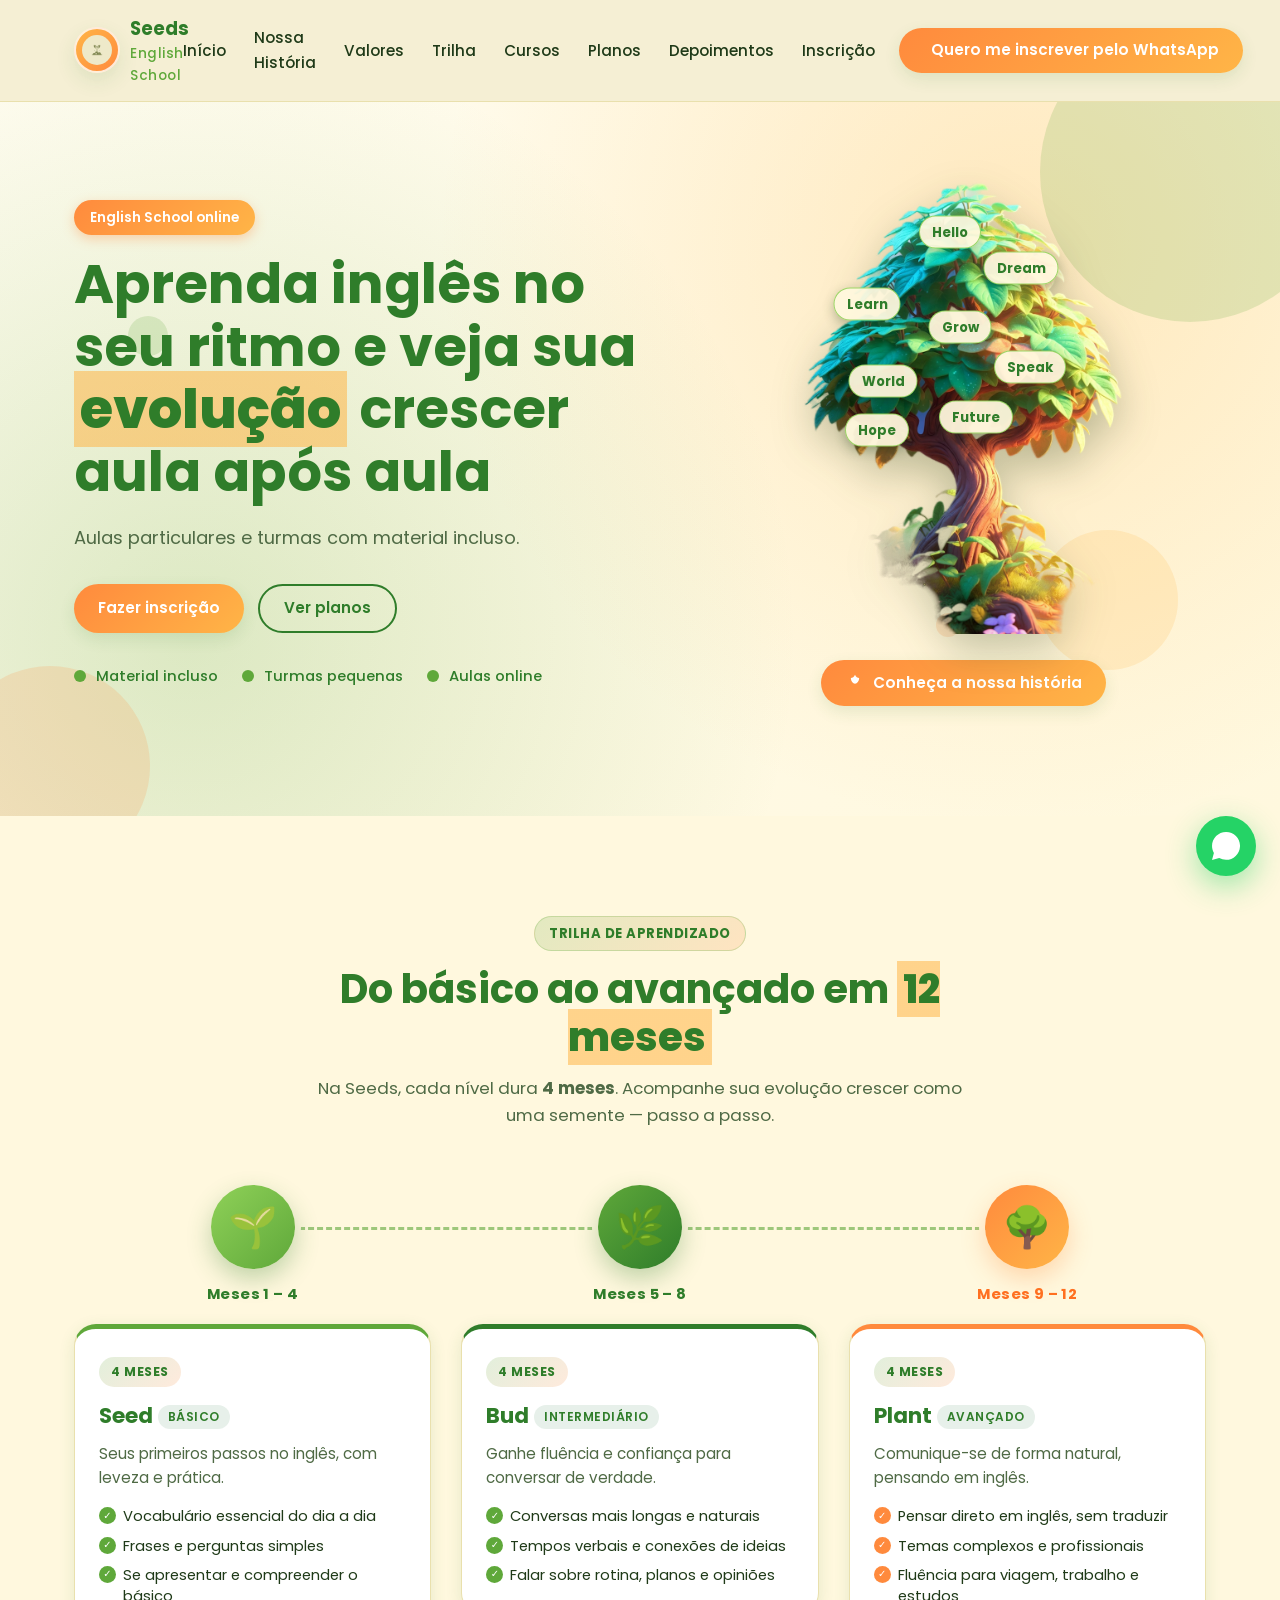
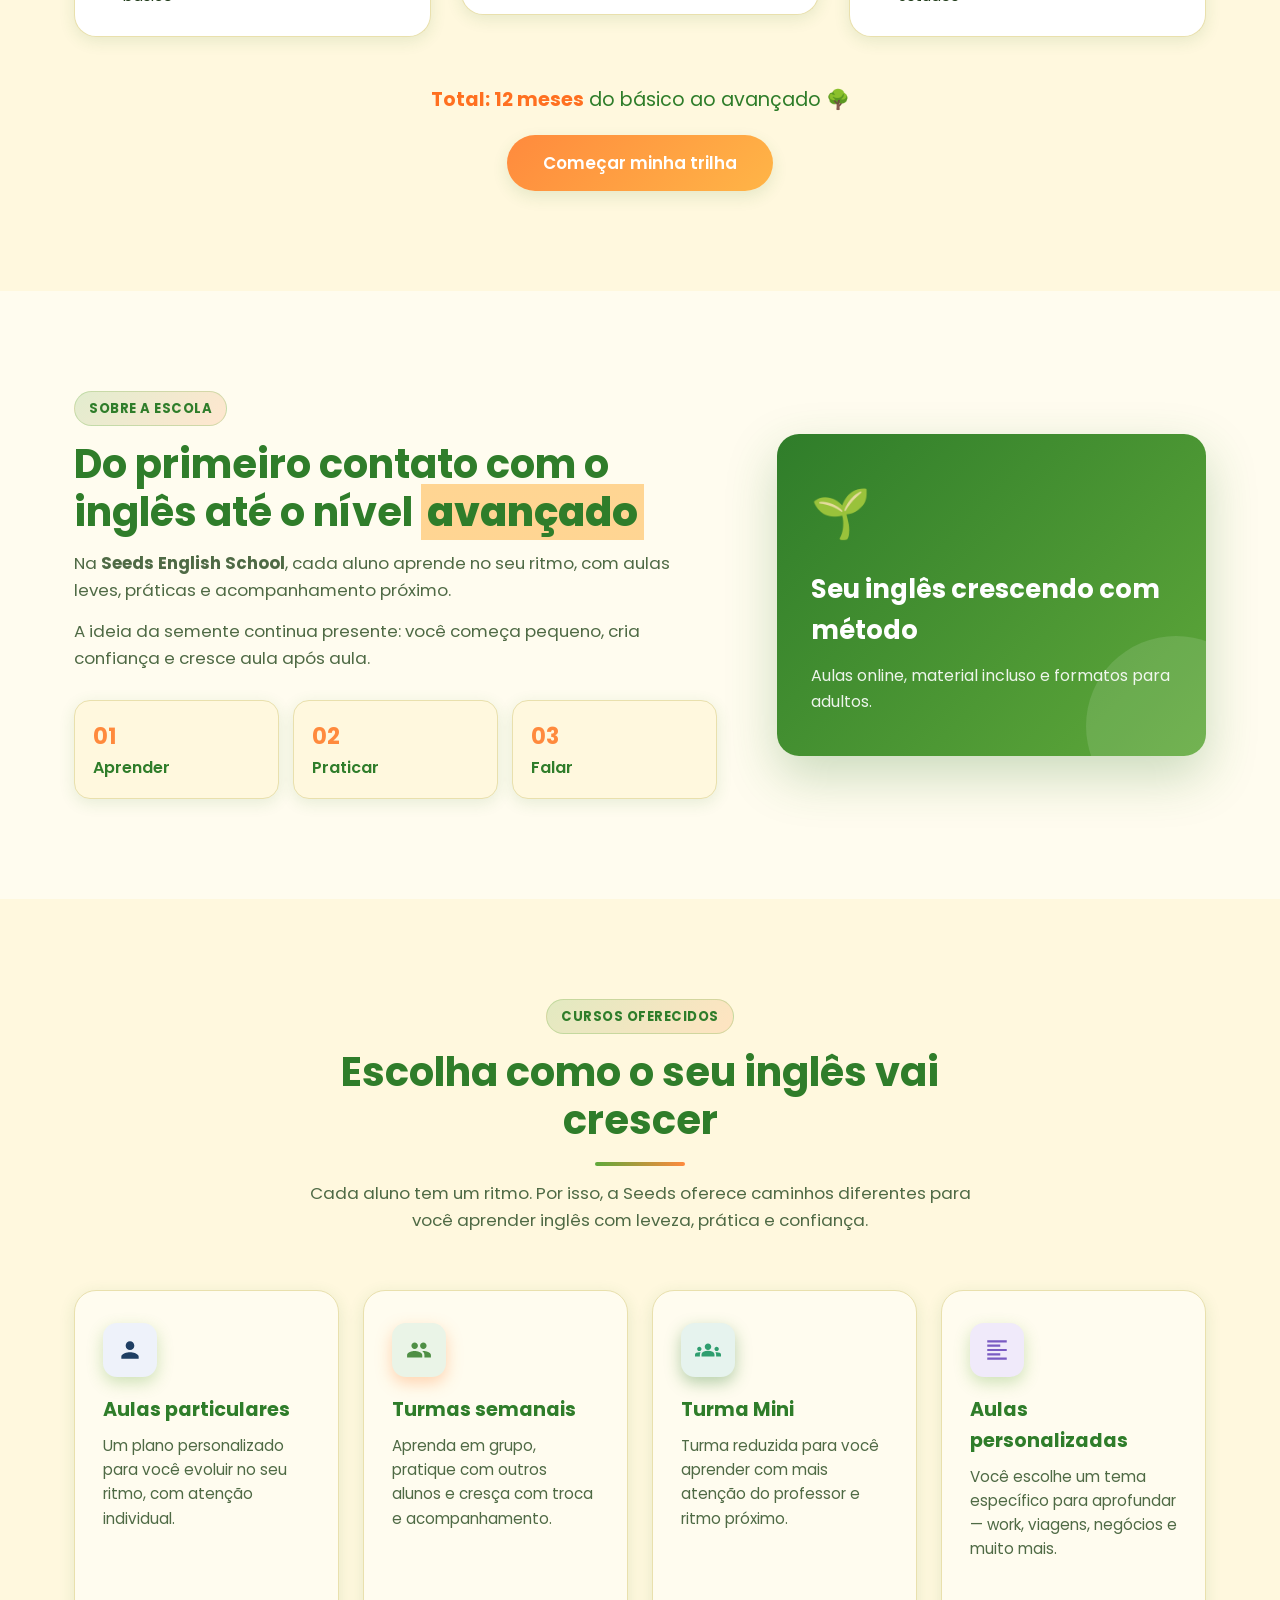
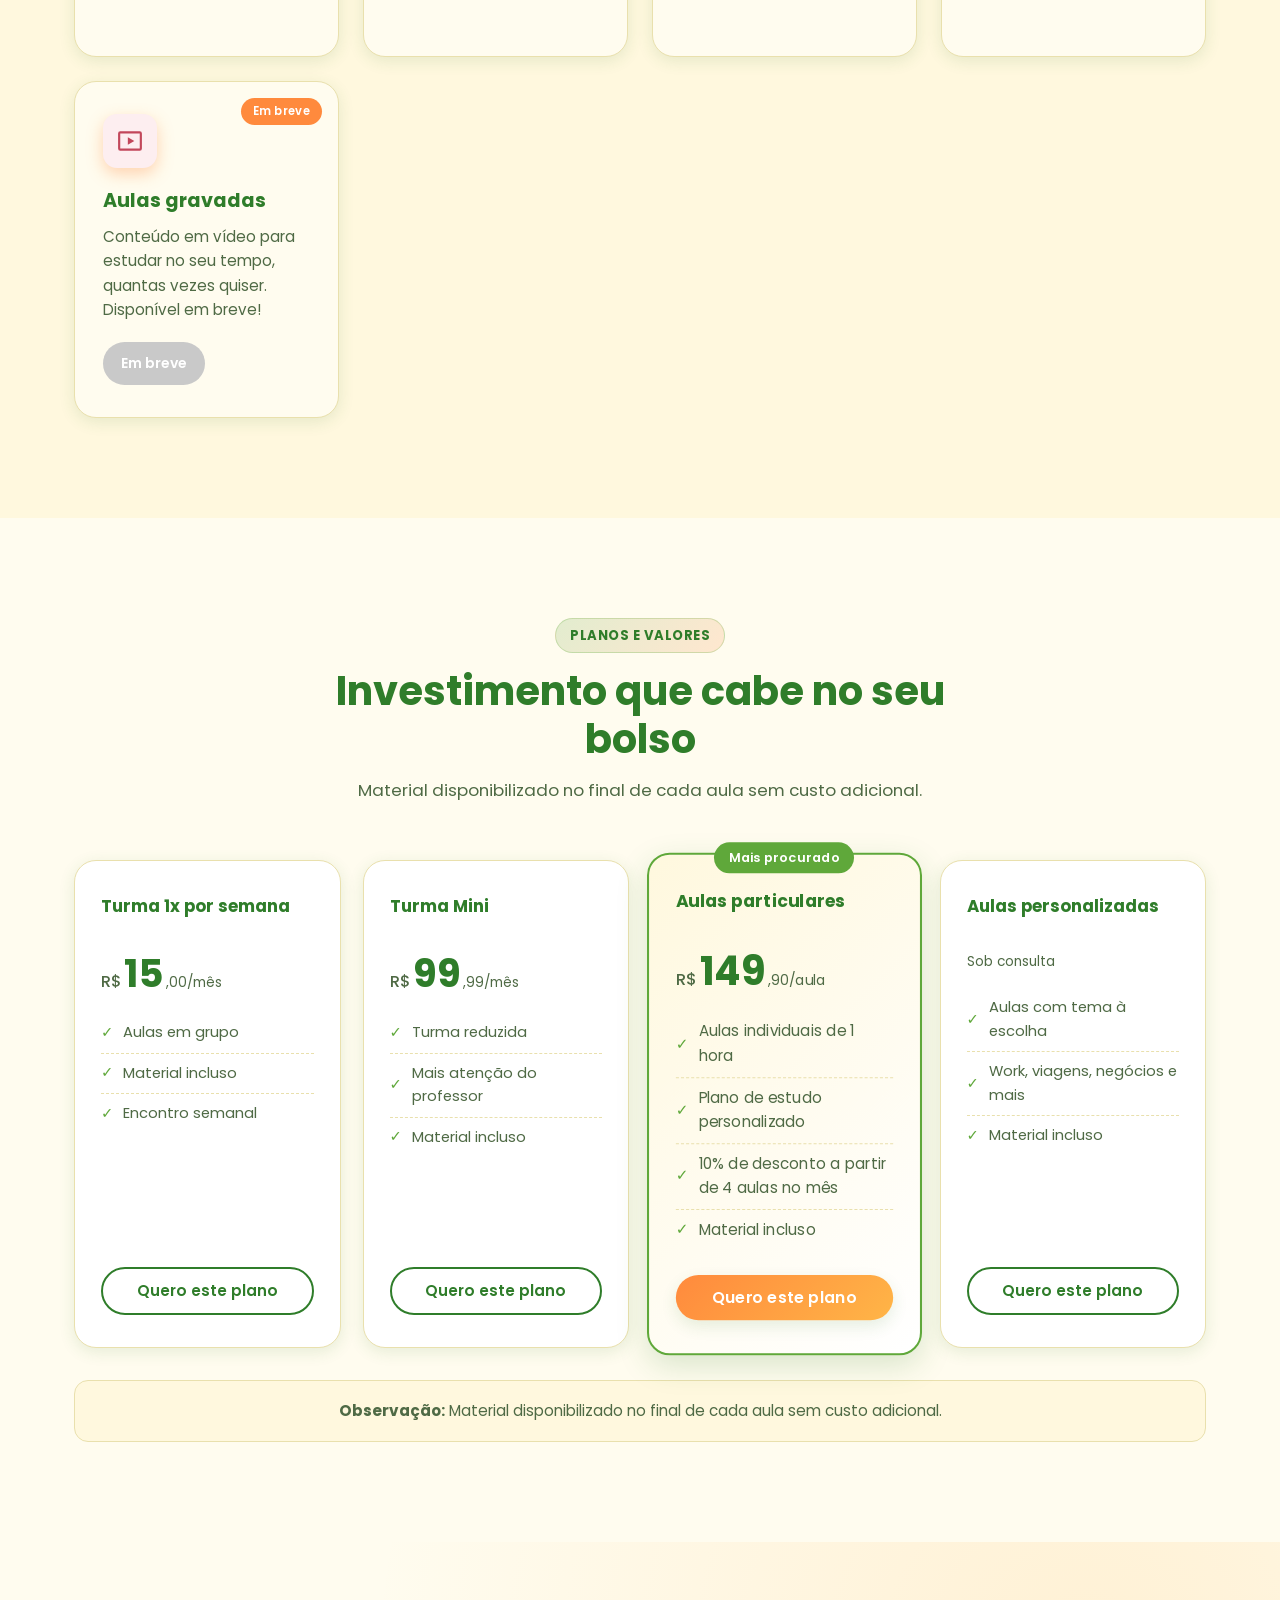
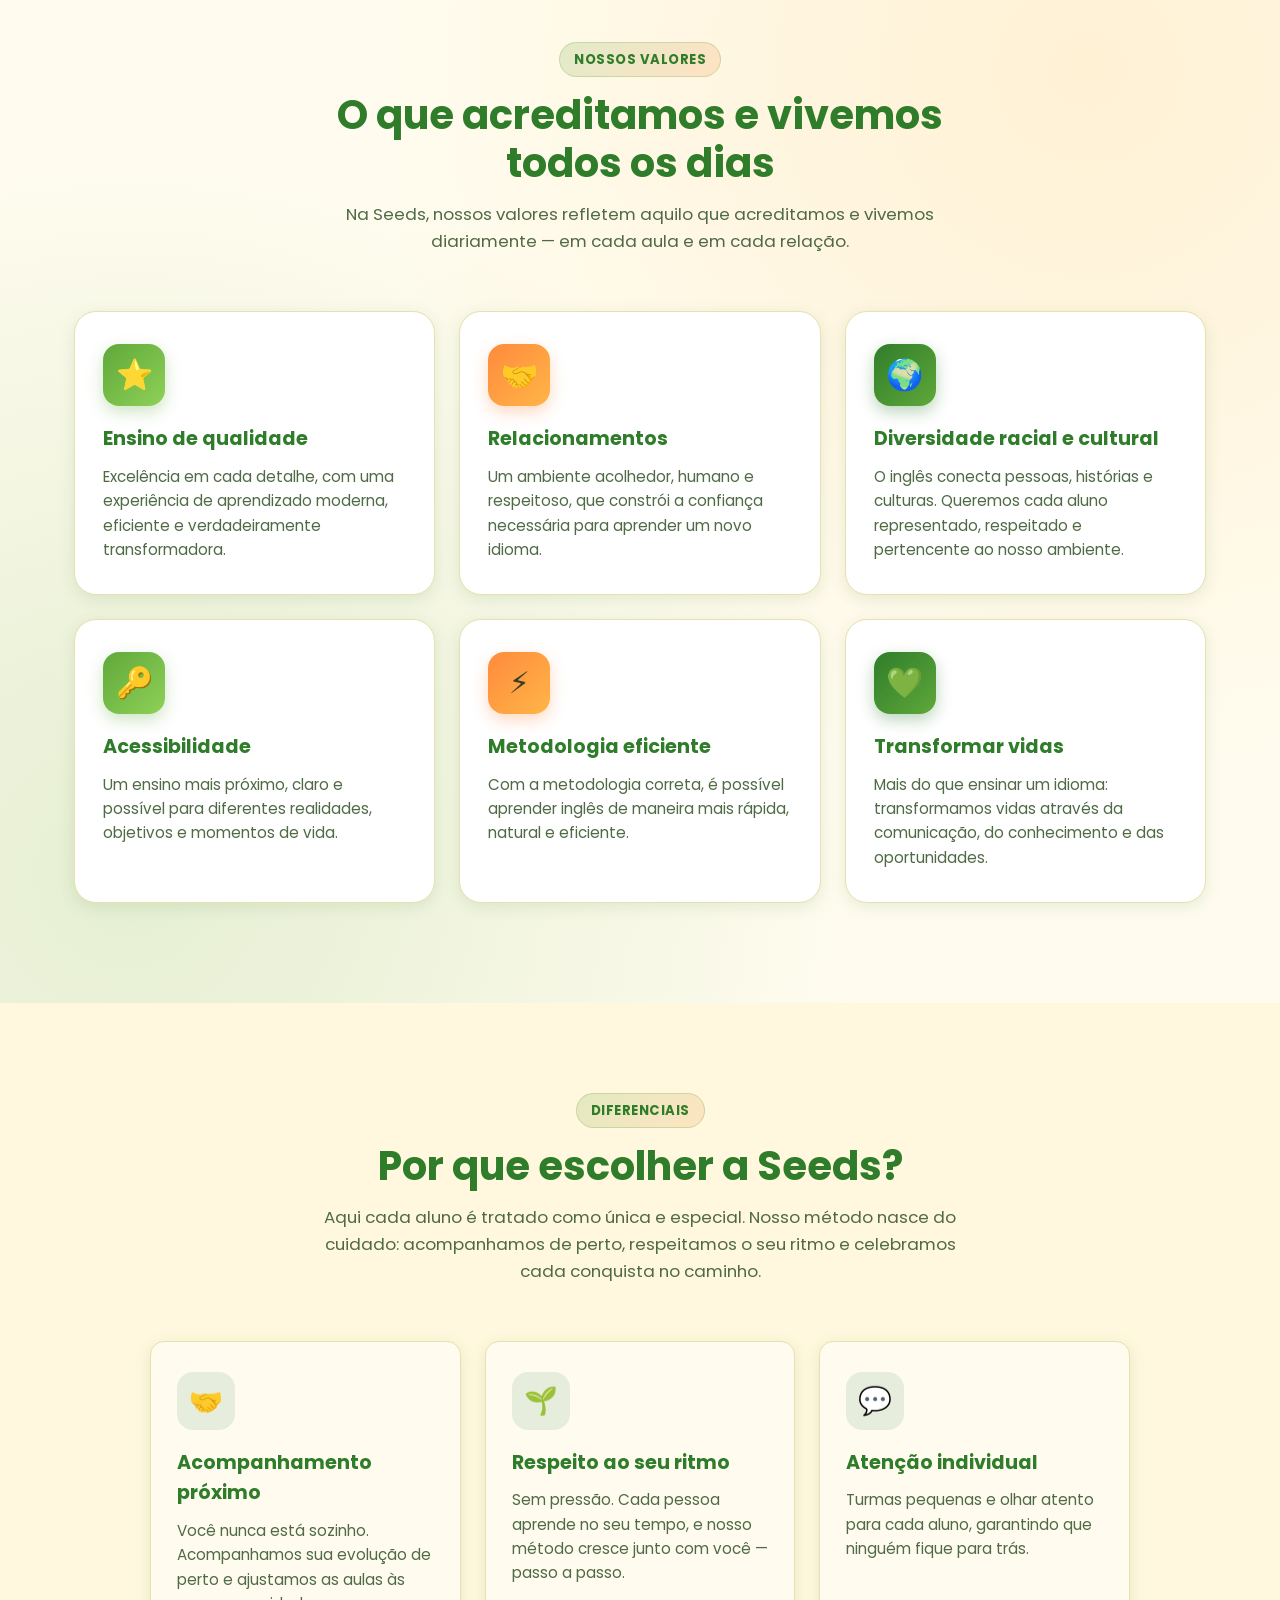
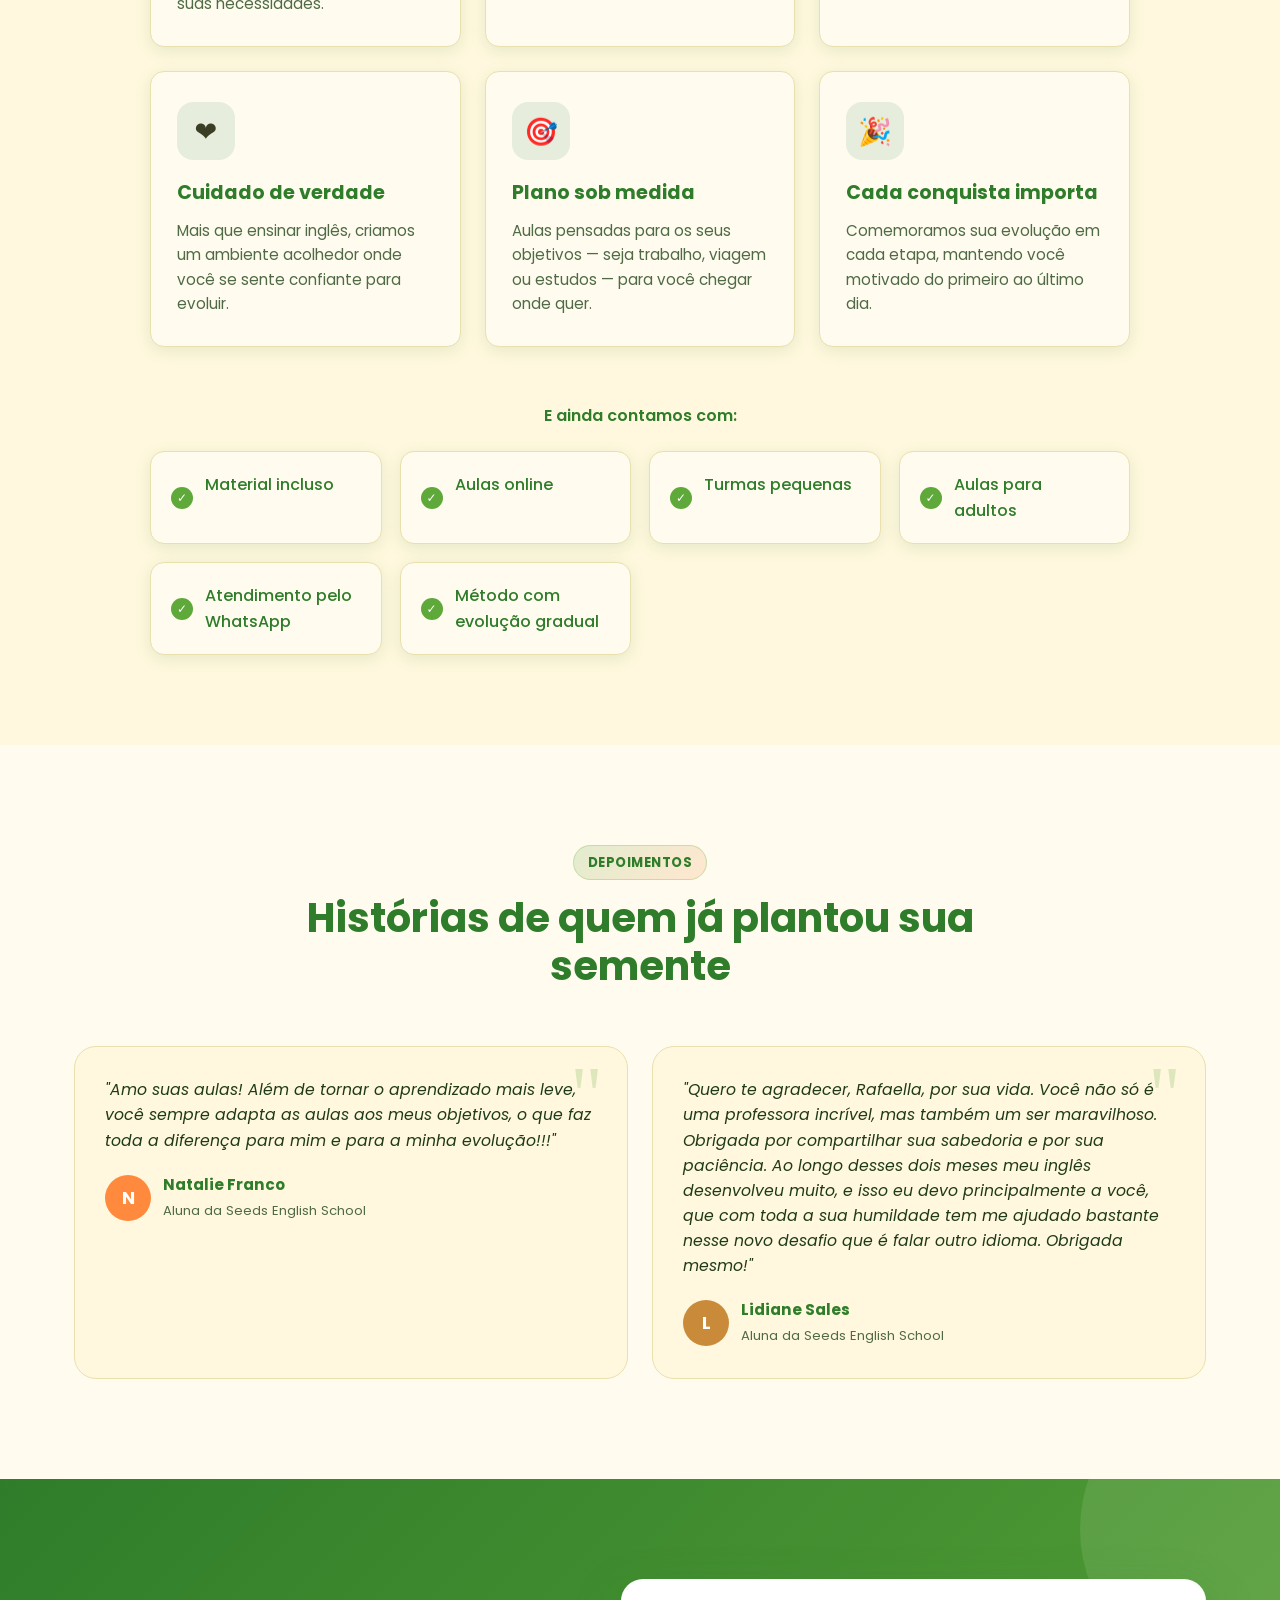
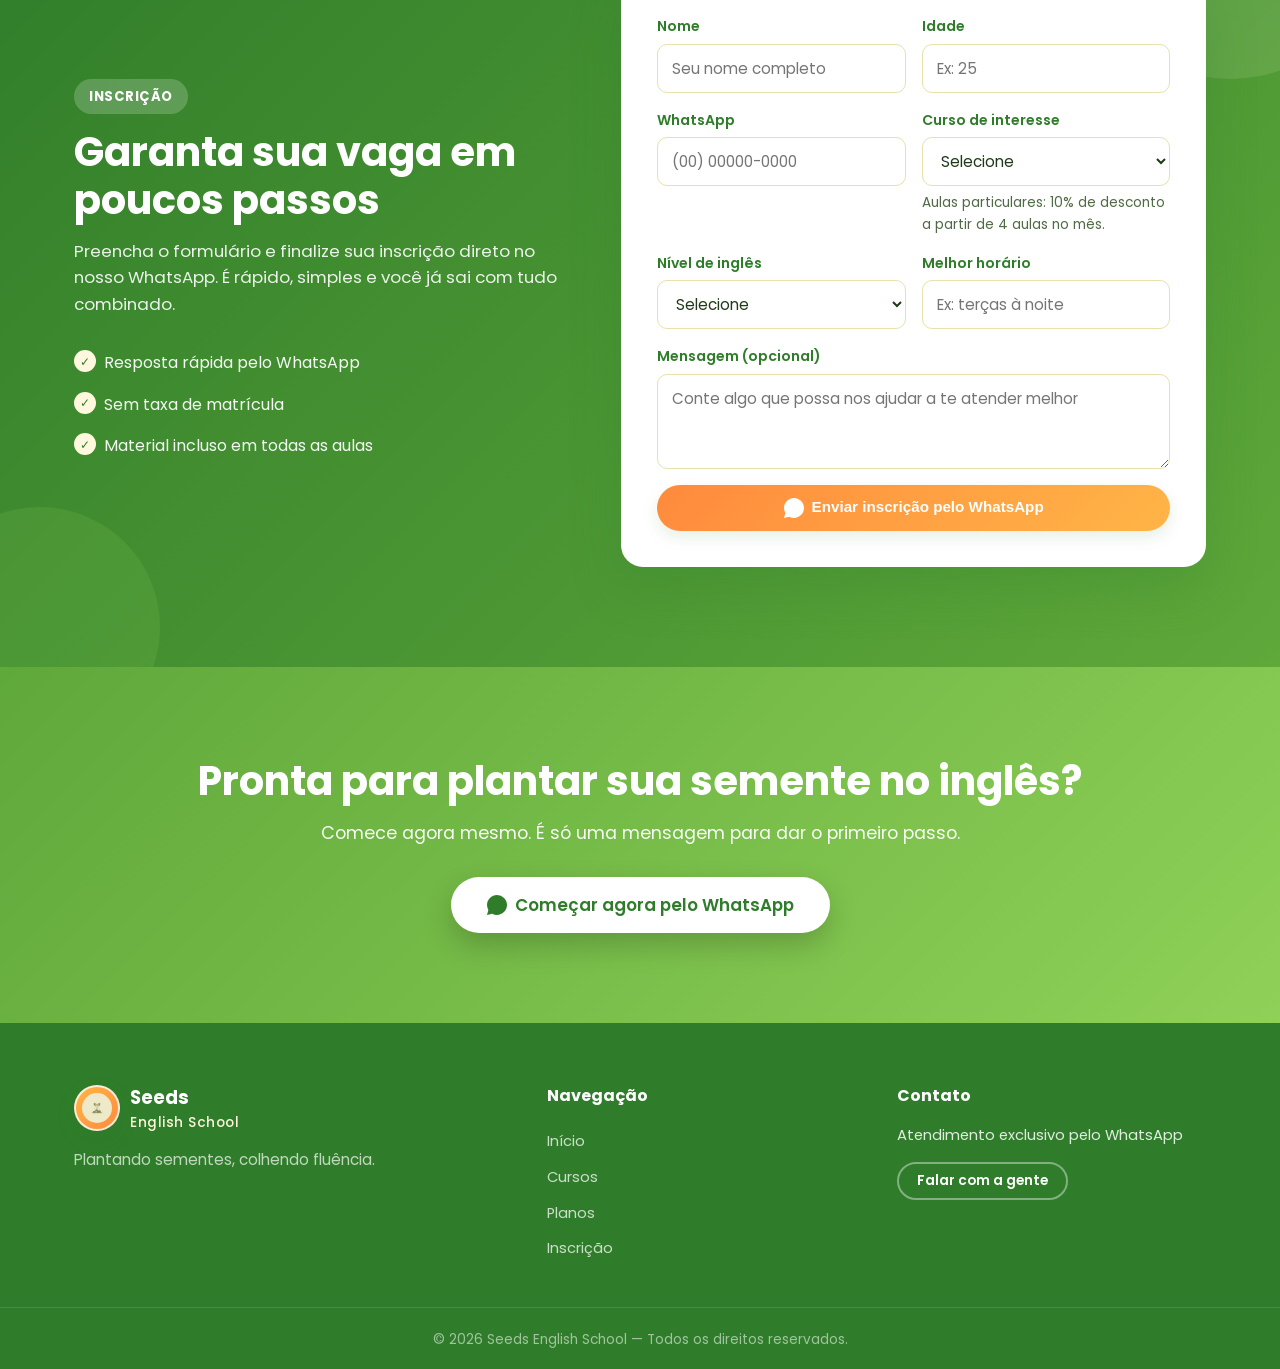
<file: index.html>
<!DOCTYPE html>
<html lang="pt-BR">
<head>
  <meta charset="UTF-8" />
  <meta name="viewport" content="width=device-width, initial-scale=1.0" />
  <meta name="description" content="Seeds English School - Aulas de inglês online: particulares e turmas. Material incluso. Inscrição pelo WhatsApp." />
  <title>Seeds English School — Plante sua semente no English</title>
  <link rel="preconnect" href="https://fonts.googleapis.com" />
  <link rel="preconnect" href="https://fonts.gstatic.com" crossorigin />
  <link href="https://fonts.googleapis.com/css2?family=Poppins:wght@300;400;500;600;700;800&display=swap" rel="stylesheet" />
  <link rel="stylesheet" href="assets/css/style.css" />
</head>
<body>

  <!-- HEADER -->
  <header class="header" id="header">
    <div class="container header-inner">
      <a href="#inicio" class="logo" aria-label="Seeds English School">
        <img class="logo-icon" src="assets/images/logo.jpg" alt="Logo Seeds English School" />
        <span class="logo-text">Seeds <em>English School</em></span>
      </a>

      <nav class="nav" aria-label="Menu principal">
        <button class="menu-toggle" id="menuToggle" aria-label="Abrir menu" aria-expanded="false">
          <span></span><span></span><span></span>
        </button>
        <ul class="nav-list" id="navList">
          <li><a href="#inicio">Início</a></li>
          <li><a href="historia.html">Nossa História</a></li>
          <li><a href="#valores">Valores</a></li>
          <li><a href="#trilha">Trilha</a></li>
          <li><a href="#cursos">Cursos</a></li>
          <li><a href="#planos">Planos</a></li>
          <li><a href="#depoimentos">Depoimentos</a></li>
          <li><a href="#inscricao">Inscrição</a></li>
        </ul>
      </nav>

      <a href="#inscricao" class="btn btn-primary btn-whatsapp">
        <svg viewBox="0 0 24 24" width="18" height="18" aria-hidden="true">
          <path fill="currentColor" d="M20.52 3.48A11.94 11.94 0 0 0 12.02 0C5.4 0 .03 5.37.03 11.99c0 2.11.55 4.17 1.6 5.99L0 24l6.18-1.62a11.95 11.95 0 0 0 5.83 1.49h.01c6.61 0 11.99-5.38 11.99-12 0-3.2-1.25-6.21-3.49-8.39ZM12.02 21.8h-.01a9.78 9.78 0 0 1-4.98-1.36l-.36-.21-3.67.96.98-3.58-.23-.37a9.79 9.79 0 0 1-1.51-5.25c0-5.42 4.41-9.82 9.83-9.82 2.63 0 5.09 1.02 6.95 2.88a9.74 9.74 0 0 1 2.88 6.95c0 5.42-4.41 9.8-9.88 9.8Zm5.39-7.34c-.3-.15-1.75-.86-2.02-.96-.27-.1-.47-.15-.66.15-.2.3-.76.96-.93 1.16-.17.2-.34.22-.64.07-.3-.15-1.26-.46-2.4-1.48-.89-.79-1.49-1.77-1.66-2.07-.17-.3-.02-.46.13-.61.13-.13.3-.34.45-.51.15-.17.2-.3.3-.5.1-.2.05-.37-.02-.52-.07-.15-.66-1.6-.91-2.19-.24-.57-.48-.5-.66-.51l-.56-.01c-.2 0-.52.07-.79.37-.27.3-1.04 1.02-1.04 2.48 0 1.46 1.07 2.88 1.22 3.08.15.2 2.1 3.2 5.08 4.49.71.31 1.27.49 1.7.63.71.23 1.36.2 1.87.12.57-.08 1.75-.71 2-1.4.25-.69.25-1.28.17-1.4-.07-.13-.27-.2-.57-.35Z"/>
        </svg>
        <span class="btn-label-full">Quero me inscrever pelo WhatsApp</span>
        <span class="btn-label-short">Inscreva-se</span>
      </a>
    </div>
  </header>

  <!-- HERO -->
  <section class="hero" id="inicio">
    <div class="hero-bg" aria-hidden="true">
      <span class="leaf leaf-1"></span>
      <span class="leaf leaf-2"></span>
      <span class="leaf leaf-3"></span>
      <span class="seed seed-1"></span>
      <span class="seed seed-2"></span>
    </div>
    <div class="container hero-inner">
      <div class="hero-content">
        <span class="hero-tag">English School online</span>
        <h1>
          Aprenda inglês no seu ritmo e veja sua <span class="highlight">evolução</span>  crescer aula após aula
        </h1>
        <p class="hero-sub">
          Aulas particulares e turmas com material incluso.
        </p>
        <div class="hero-actions">
          <a href="#inscricao" class="btn btn-primary">Fazer inscrição</a>
          <a href="#planos" class="btn btn-outline">Ver planos</a>
        </div>
        <ul class="hero-bullets">
          <li>Material incluso</li>
          <li>Turmas pequenas</li>
          <li>Aulas online</li>
        </ul>
      </div>
      <div class="hero-tree">
        <div class="tree-photo">
          <img src="assets/images/arvore.png" alt="Árvore Seeds cheia de palavras em inglês" />
          <span class="leaf-word lw1" style="top:11%;left:46%">Hello</span>
          <span class="leaf-word lw2" style="top:19%;left:68%">Dream</span>
          <span class="leaf-word lw3" style="top:27%;left:20%">Learn</span>
          <span class="leaf-word lw4" style="top:32%;left:49%">Grow</span>
          <span class="leaf-word lw5" style="top:41%;left:71%">Speak</span>
          <span class="leaf-word lw6" style="top:44%;left:25%">World</span>
          <span class="leaf-word lw7" style="top:52%;left:54%">Future</span>
          <span class="leaf-word lw8" style="top:55%;left:23%">Hope</span>
        </div>

        <a href="historia.html" class="btn btn-primary tree-cta">
          <svg viewBox="0 0 24 24" width="20" height="20" aria-hidden="true">
            <path fill="currentColor" d="M12 2c-1.1 2.5-3 4-5 4 0 4 2.5 6.5 5 7 2.5-.5 5-3 5-7-2 0-3.9-1.5-5-4Zm0 13v7m-3-3h6"/>
          </svg>
          Conheça a nossa história
        </a>
      </div>
    </div>
  </section>

  <!-- TRILHA DE APRENDIZADO -->
  <section class="trail" id="trilha">
    <div class="container">
      <div class="section-header">
        <span class="section-tag">Trilha de aprendizado</span>
        <h2>Do básico ao avançado em <span class="highlight">12 meses</span></h2>
        <p>Na Seeds, cada nível dura <strong>4 meses</strong>. Acompanhe sua evolução crescer como uma semente — passo a passo.</p>
      </div>

      <div class="trail-track">
        <article class="trail-step step-1">
          <div class="trail-node"><span class="trail-emoji">🌱</span></div>
          <span class="trail-range">Meses 1 – 4</span>
          <div class="trail-card">
            <span class="trail-badge">4 meses</span>
            <h3>Seed <span class="trail-level-en">Básico</span></h3>
            <p>Seus primeiros passos no inglês, com leveza e prática.</p>
            <ul>
              <li>Vocabulário essencial do dia a dia</li>
              <li>Frases e perguntas simples</li>
              <li>Se apresentar e compreender o básico</li>
            </ul>
          </div>
        </article>

        <article class="trail-step step-2">
          <div class="trail-node"><span class="trail-emoji">🌿</span></div>
          <span class="trail-range">Meses 5 – 8</span>
          <div class="trail-card">
            <span class="trail-badge">4 meses</span>
            <h3>Bud <span class="trail-level-en">Intermediário</span></h3>
            <p>Ganhe fluência e confiança para conversar de verdade.</p>
            <ul>
              <li>Conversas mais longas e naturais</li>
              <li>Tempos verbais e conexões de ideias</li>
              <li>Falar sobre rotina, planos e opiniões</li>
            </ul>
          </div>
        </article>

        <article class="trail-step step-3">
          <div class="trail-node"><span class="trail-emoji">🌳</span></div>
          <span class="trail-range">Meses 9 – 12</span>
          <div class="trail-card">
            <span class="trail-badge">4 meses</span>
            <h3>Plant <span class="trail-level-en">Avançado</span></h3>
            <p>Comunique-se de forma natural, pensando em inglês.</p>
            <ul>
              <li>Pensar direto em inglês, sem traduzir</li>
              <li>Temas complexos e profissionais</li>
              <li>Fluência para viagem, trabalho e estudos</li>
            </ul>
          </div>
        </article>
      </div>

      <div class="trail-footer">
        <p><strong>Total: 12 meses</strong> do básico ao avançado 🌳</p>
        <a href="#inscricao" class="btn btn-primary btn-large">Começar minha trilha</a>
      </div>
    </div>
  </section>

  <!-- SOBRE -->
  <section class="about" id="sobre">
    <div class="container about-inner new-about">
      <div class="about-text">
        <span class="section-tag">Sobre a escola</span>
        <h2>Do primeiro contato com o inglês até o nível <span class="highlight">avançado</span></h2>
        <p>
          Na <strong>Seeds English School</strong>, cada aluno aprende no seu ritmo, com aulas leves,
          práticas e acompanhamento próximo.
        </p>
        <p>
          A ideia da semente continua presente: você começa pequeno, cria confiança e cresce aula após aula.
        </p>

        <div class="growth-steps">
          <div><strong>01</strong><span>Aprender</span></div>
          <div><strong>02</strong><span>Praticar</span></div>
          <div><strong>03</strong><span>Falar</span></div>
        </div>
      </div>

      <div class="about-card">
        <span>🌱</span>
        <h3>Seu inglês crescendo com método</h3>
        <p>Aulas online, material incluso e formatos para adultos.</p>
      </div>
    </div>
  </section>

  <!-- CURSOS -->
  <section class="courses" id="cursos">
    <div class="container">
      <div class="section-header courses-title">
        <span class="section-tag">Cursos oferecidos</span>
        <h2>Escolha como o seu inglês vai crescer</h2>
        <p>
          Cada aluno tem um ritmo. Por isso, a Seeds oferece caminhos diferentes para você aprender inglês com leveza, prática e confiança.
        </p>
      </div>

      <div class="course-grid">
        <article class="course-card reveal-card">
          <div class="course-icon" style="background:#eef2fa;color:#1f3f63">
            <svg viewBox="0 0 24 24"><path fill="currentColor" d="M12 12c2.21 0 4-1.79 4-4s-1.79-4-4-4-4 1.79-4 4 1.79 4 4 4Zm0 2c-2.67 0-8 1.34-8 4v2h16v-2c0-2.66-5.33-4-8-4Z"/></svg>
          </div>
          <h3>Aulas particulares</h3>
          <p>Um plano personalizado para você evoluir no seu ritmo, com atenção individual.</p>
          <a href="#inscricao" class="course-btn">Quero este curso</a>
        </article>

        <article class="course-card reveal-card">
          <div class="course-icon" style="background:#eaf4e7;color:#4f8f45">
            <svg viewBox="0 0 24 24"><path fill="currentColor" d="M16 11c1.66 0 3-1.34 3-3S17.66 5 16 5s-3 1.34-3 3 1.34 3 3 3Zm-8 0c1.66 0 3-1.34 3-3S9.66 5 8 5 5 6.34 5 8s1.34 3 3 3Zm0 2c-2.33 0-7 1.17-7 3.5V19h14v-2.5C15 14.17 10.33 13 8 13Zm8 0c-.29 0-.62.02-.97.05 1.16.84 1.97 1.97 1.97 3.45V19h6v-2.5c0-2.33-4.67-3.5-7-3.5Z"/></svg>
          </div>
          <h3>Turmas semanais</h3>
          <p>Aprenda em grupo, pratique com outros alunos e cresça com troca e acompanhamento.</p>
          <a href="#inscricao" class="course-btn">Quero este curso</a>
        </article>

        <article class="course-card reveal-card">
          <div class="course-icon" style="background:#e6f3ee;color:#2f9e6f">
            <svg viewBox="0 0 24 24"><path fill="currentColor" d="M12 12.75c1.63 0 3.07.39 4.24.9 1.08.48 1.76 1.56 1.76 2.73V18H6v-1.61c0-1.18.68-2.26 1.76-2.73 1.17-.52 2.61-.91 4.24-.91ZM4 13c1.1 0 2-.9 2-2s-.9-2-2-2-2 .9-2 2 .9 2 2 2Zm1.13 1.1c-.37-.06-.74-.1-1.13-.1-.99 0-1.93.21-2.78.58A2.01 2.01 0 0 0 0 16.43V18h4.5v-1.61c0-.83.23-1.61.63-2.29ZM20 13c1.1 0 2-.9 2-2s-.9-2-2-2-2 .9-2 2 .9 2 2 2Zm4 3.43c0-.81-.48-1.53-1.22-1.85A6.95 6.95 0 0 0 20 14c-.39 0-.76.04-1.13.1.4.68.63 1.46.63 2.29V18H24v-1.57ZM12 6c1.66 0 3 1.34 3 3s-1.34 3-3 3-3-1.34-3-3 1.34-3 3-3Z"/></svg>
          </div>
          <h3>Turma Mini</h3>
          <p>Turma reduzida para você aprender com mais atenção do professor e ritmo próximo.</p>
          <a href="#inscricao" class="course-btn">Quero este curso</a>
        </article>

        <article class="course-card reveal-card">
          <div class="course-icon" style="background:#f0eafa;color:#7a5bc2">
            <svg viewBox="0 0 24 24"><path fill="currentColor" d="M3 3h18v2H3V3Zm0 4h12v2H3V7Zm0 4h18v2H3v-2Zm0 4h12v2H3v-2Zm0 4h18v2H3v-2Z"/></svg>
          </div>
          <h3>Aulas personalizadas</h3>
          <p>Você escolhe um tema específico para aprofundar — work, viagens, negócios e muito mais.</p>
          <a href="#inscricao" class="course-btn">Quero este curso</a>
        </article>

        <article class="course-card reveal-card is-soon">
          <span class="soon-tag">Em breve</span>
          <div class="course-icon" style="background:#fdeef0;color:#c2475b">
            <svg viewBox="0 0 24 24"><path fill="currentColor" d="M21 3H3a2 2 0 0 0-2 2v14a2 2 0 0 0 2 2h18a2 2 0 0 0 2-2V5a2 2 0 0 0-2-2Zm0 16H3V5h18v14ZM10 8.5v7l6-3.5-6-3.5Z"/></svg>
          </div>
          <h3>Aulas gravadas</h3>
          <p>Conteúdo em vídeo para estudar no seu tempo, quantas vezes quiser. Disponível em breve!</p>
          <span class="course-btn course-btn-soon">Em breve</span>
        </article>

      </div>
    </div>
  </section>

  <!-- PLANOS -->
  <section class="plans" id="planos">
    <div class="container">
      <div class="section-header">
        <span class="section-tag">Planos e valores</span>
        <h2>Investimento que cabe no seu bolso</h2>
        <p>Material disponibilizado no final de cada aula sem custo adicional.</p>
      </div>

      <div class="plan-grid">
        <div class="plan-card">
          <h3>Turma 1x por semana</h3>
          <p class="plan-price"><span>R$</span>15<small>,00/mês</small></p>
          <ul>
            <li>Aulas em grupo</li>
            <li>Material incluso</li>
            <li>Encontro semanal</li>
          </ul>
          <a href="#inscricao" class="btn btn-outline btn-block">Quero este plano</a>
        </div>

        <div class="plan-card">
          <h3>Turma Mini</h3>
          <p class="plan-price"><span>R$</span>99<small>,99/mês</small></p>
          <ul>
            <li>Turma reduzida</li>
            <li>Mais atenção do professor</li>
            <li>Material incluso</li>
          </ul>
          <a href="#inscricao" class="btn btn-outline btn-block">Quero este plano</a>
        </div>

        <div class="plan-card highlight-card">
          <span class="plan-badge">Mais procurado</span>
          <h3>Aulas particulares</h3>
          <p class="plan-price"><span>R$</span>149<small>,90/aula</small></p>
          <ul>
            <li>Aulas individuais de 1 hora</li>
            <li>Plano de estudo personalizado</li>
            <li>10% de desconto a partir de 4 aulas no mês</li>
            <li>Material incluso</li>
          </ul>
          <a href="#inscricao" class="btn btn-primary btn-block">Quero este plano</a>
        </div>

        <div class="plan-card">
          <h3>Aulas personalizadas</h3>
          <p class="plan-price"><small>Sob consulta</small></p>
          <ul>
            <li>Aulas com tema à escolha</li>
            <li>Work, viagens, negócios e mais</li>
            <li>Material incluso</li>
          </ul>
          <a href="#inscricao" class="btn btn-outline btn-block">Quero este plano</a>
        </div>

      </div>

      <p class="plans-note">
        <strong>Observação:</strong> Material disponibilizado no final de cada aula sem custo adicional.
      </p>
    </div>
  </section>

  <!-- VALORES -->
  <section class="values" id="valores">
    <div class="container">
      <div class="section-header">
        <span class="section-tag">Nossos valores</span>
        <h2>O que acreditamos e vivemos todos os dias</h2>
        <p>Na Seeds, nossos valores refletem aquilo que acreditamos e vivemos diariamente — em cada aula e em cada relação.</p>
      </div>

      <div class="values-grid">
        <article class="value-card">
          <div class="value-icon">⭐</div>
          <h3>Ensino de qualidade</h3>
          <p>Excelência em cada detalhe, com uma experiência de aprendizado moderna, eficiente e verdadeiramente transformadora.</p>
        </article>

        <article class="value-card">
          <div class="value-icon">🤝</div>
          <h3>Relacionamentos</h3>
          <p>Um ambiente acolhedor, humano e respeitoso, que constrói a confiança necessária para aprender um novo idioma.</p>
        </article>

        <article class="value-card">
          <div class="value-icon">🌍</div>
          <h3>Diversidade racial e cultural</h3>
          <p>O inglês conecta pessoas, histórias e culturas. Queremos cada aluno representado, respeitado e pertencente ao nosso ambiente.</p>
        </article>

        <article class="value-card">
          <div class="value-icon">🔑</div>
          <h3>Acessibilidade</h3>
          <p>Um ensino mais próximo, claro e possível para diferentes realidades, objetivos e momentos de vida.</p>
        </article>

        <article class="value-card">
          <div class="value-icon">⚡</div>
          <h3>Metodologia eficiente</h3>
          <p>Com a metodologia correta, é possível aprender inglês de maneira mais rápida, natural e eficiente.</p>
        </article>

        <article class="value-card">
          <div class="value-icon">💚</div>
          <h3>Transformar vidas</h3>
          <p>Mais do que ensinar um idioma: transformamos vidas através da comunicação, do conhecimento e das oportunidades.</p>
        </article>
      </div>
    </div>
  </section>

  <!-- DIFERENCIAIS -->
  <section class="differentials">
    <div class="container">
      <div class="section-header">
        <span class="section-tag">Diferenciais</span>
        <h2>Por que escolher a Seeds?</h2>
        <p>Aqui cada aluno é tratado como única e especial. Nosso método nasce do cuidado: acompanhamos de perto, respeitamos o seu ritmo e celebramos cada conquista no caminho.</p>
      </div>

      <div class="diff-value-grid">
        <article class="diff-value-card">
          <div class="diff-value-icon">🤝</div>
          <h3>Acompanhamento próximo</h3>
          <p>Você nunca está sozinho. Acompanhamos sua evolução de perto e ajustamos as aulas às suas necessidades.</p>
        </article>
        <article class="diff-value-card">
          <div class="diff-value-icon">🌱</div>
          <h3>Respeito ao seu ritmo</h3>
          <p>Sem pressão. Cada pessoa aprende no seu tempo, e nosso método cresce junto com você — passo a passo.</p>
        </article>
        <article class="diff-value-card">
          <div class="diff-value-icon">💬</div>
          <h3>Atenção individual</h3>
          <p>Turmas pequenas e olhar atento para cada aluno, garantindo que ninguém fique para trás.</p>
        </article>
        <article class="diff-value-card">
          <div class="diff-value-icon">❤️</div>
          <h3>Cuidado de verdade</h3>
          <p>Mais que ensinar inglês, criamos um ambiente acolhedor onde você se sente confiante para evoluir.</p>
        </article>
        <article class="diff-value-card">
          <div class="diff-value-icon">🎯</div>
          <h3>Plano sob medida</h3>
          <p>Aulas pensadas para os seus objetivos — seja trabalho, viagem ou estudos — para você chegar onde quer.</p>
        </article>
        <article class="diff-value-card">
          <div class="diff-value-icon">🎉</div>
          <h3>Cada conquista importa</h3>
          <p>Comemoramos sua evolução em cada etapa, mantendo você motivado do primeiro ao último dia.</p>
        </article>
      </div>

      <p class="diff-list-title">E ainda contamos com:</p>
      <div class="diff-grid">
        <div class="diff-item"><span></span> Material incluso</div>
        <div class="diff-item"><span></span> Aulas online</div>
        <div class="diff-item"><span></span> Turmas pequenas</div>
        <div class="diff-item"><span></span> Aulas para adultos</div>
        <div class="diff-item"><span></span> Atendimento pelo WhatsApp</div>
        <div class="diff-item"><span></span> Método com evolução gradual</div>
      </div>
    </div>
  </section>

  <!-- DEPOIMENTOS -->
  <section class="testimonials" id="depoimentos">
    <div class="container">
      <div class="section-header">
        <span class="section-tag">Depoimentos</span>
        <h2>Histórias de quem já plantou sua semente</h2>
      </div>
      <div class="testi-grid">
        <article class="testi-card">
          <p>"Amo suas aulas! Além de tornar o aprendizado mais leve, você sempre adapta as aulas aos meus objetivos, o que faz toda a diferença para mim e para a minha evolução!!!"</p>
          <div class="testi-user">
            <div class="avatar" style="background:var(--accent)">N</div>
            <div>
              <strong>Natalie Franco</strong>
              <small>Aluna da Seeds English School</small>
            </div>
          </div>
        </article>
        <article class="testi-card">
          <p>"Quero te agradecer, Rafaella, por sua vida. Você não só é uma professora incrível, mas também um ser maravilhoso. Obrigada por compartilhar sua sabedoria e por sua paciência. Ao longo desses dois meses meu inglês desenvolveu muito, e isso eu devo principalmente a você, que com toda a sua humildade tem me ajudado bastante nesse novo desafio que é falar outro idioma. Obrigada mesmo!"</p>
          <div class="testi-user">
            <div class="avatar" style="background:#c98a3a">L</div>
            <div>
              <strong>Lidiane Sales</strong>
              <small>Aluna da Seeds English School</small>
            </div>
          </div>
        </article>
      </div>
    </div>
  </section>

  <!-- INSCRIÇÃO -->
  <section class="signup" id="inscricao">
    <div class="container signup-inner">
      <div class="signup-text">
        <span class="section-tag light">Inscrição</span>
        <h2>Garanta sua vaga em poucos passos</h2>
        <p>Preencha o formulário e finalize sua inscrição direto no nosso WhatsApp. É rápido, simples e você já sai com tudo combinado.</p>
        <ul class="signup-list">
          <li>Resposta rápida pelo WhatsApp</li>
          <li>Sem taxa de matrícula</li>
          <li>Material incluso em todas as aulas</li>
        </ul>
      </div>

      <form class="signup-form" id="signupForm" onsubmit="event.preventDefault(); enviarWhatsApp();">
        <div class="form-row">
          <div class="form-group">
            <label for="nome">Nome</label>
            <input type="text" id="nome" name="nome" required placeholder="Seu nome completo" />
          </div>
          <div class="form-group">
            <label for="idade">Idade</label>
            <input type="number" id="idade" name="idade" min="3" max="120" required placeholder="Ex: 25" />
          </div>
        </div>

        <div class="form-row">
          <div class="form-group">
            <label for="whatsapp">WhatsApp</label>
            <input type="tel" id="whatsapp" name="whatsapp" required placeholder="(00) 00000-0000" />
          </div>
          <div class="form-group">
            <label for="curso">Curso de interesse</label>
            <select id="curso" name="curso" required>
              <option value="" disabled selected>Selecione</option>
              <option>Aulas particulares (R$149,90/aula de 1h)</option>
              <option>Turmas semanais</option>
              <option>Aulas personalizadas (sob consulta)</option>
            </select>
            <small class="form-note">Aulas particulares: 10% de desconto a partir de 4 aulas no mês.</small>
          </div>
        </div>

        <div class="form-row">
          <div class="form-group">
            <label for="nivel">Nível de inglês</label>
            <select id="nivel" name="nivel" required>
              <option value="" disabled selected>Selecione</option>
              <option>Iniciante</option>
              <option>Básico</option>
              <option>Intermediário</option>
              <option>Avançado</option>
            </select>
          </div>
          <div class="form-group">
            <label for="horario">Melhor horário</label>
            <input type="text" id="horario" name="horario" required placeholder="Ex: terças à noite" />
          </div>
        </div>

        <div class="form-group">
          <label for="mensagem">Mensagem (opcional)</label>
          <textarea id="mensagem" name="mensagem" rows="3" placeholder="Conte algo que possa nos ajudar a te atender melhor"></textarea>
        </div>

        <button type="submit" class="btn btn-primary btn-block btn-whatsapp">
          <svg viewBox="0 0 24 24" width="20" height="20" aria-hidden="true">
            <path fill="currentColor" d="M20.52 3.48A11.94 11.94 0 0 0 12.02 0C5.4 0 .03 5.37.03 11.99c0 2.11.55 4.17 1.6 5.99L0 24l6.18-1.62a11.95 11.95 0 0 0 5.83 1.49h.01c6.61 0 11.99-5.38 11.99-12 0-3.2-1.25-6.21-3.49-8.39Z"/>
          </svg>
          Enviar inscrição pelo WhatsApp
        </button>
      </form>
    </div>
  </section>

  <!-- CTA FINAL -->
  <section class="cta-final">
    <div class="container cta-inner">
      <h2>Pronta para plantar sua semente no inglês?</h2>
      <p>Comece agora mesmo. É só uma mensagem para dar o primeiro passo.</p>
      <a href="#inscricao" class="btn btn-primary btn-large btn-whatsapp">
        <svg viewBox="0 0 24 24" width="20" height="20" aria-hidden="true">
          <path fill="currentColor" d="M20.52 3.48A11.94 11.94 0 0 0 12.02 0C5.4 0 .03 5.37.03 11.99c0 2.11.55 4.17 1.6 5.99L0 24l6.18-1.62a11.95 11.95 0 0 0 5.83 1.49h.01c6.61 0 11.99-5.38 11.99-12 0-3.2-1.25-6.21-3.49-8.39Z"/>
        </svg>
        Começar agora pelo WhatsApp
      </a>
    </div>
  </section>

  <!-- FOOTER -->
  <footer class="footer">
    <div class="container footer-inner">
      <div class="footer-brand">
        <div class="logo">
          <img class="logo-icon" src="assets/images/logo.jpg" alt="Logo Seeds English School" />
          <span class="logo-text">Seeds <em>English School</em></span>
        </div>
        <p>Plantando sementes, colhendo fluência.</p>
      </div>
      <div class="footer-links">
        <h4>Navegação</h4>
        <a href="#inicio">Início</a>
        <a href="#cursos">Cursos</a>
        <a href="#planos">Planos</a>
        <a href="#inscricao">Inscrição</a>
      </div>
      <div class="footer-contact">
        <h4>Contato</h4>
        <p>Atendimento exclusivo pelo WhatsApp</p>
        <a href="#inscricao" class="btn btn-outline btn-small">Falar com a gente</a>
      </div>
    </div>
    <div class="footer-bottom">
      <div class="container">
        <small>&copy; <span id="year"></span> Seeds English School — Todos os direitos reservados.</small>
      </div>
    </div>
  </footer>

  <!-- WHATSAPP FLOAT -->
  <a href="#inscricao" class="whatsapp-float" aria-label="Falar pelo WhatsApp">
    <svg viewBox="0 0 24 24" width="28" height="28" aria-hidden="true">
      <path fill="currentColor" d="M20.52 3.48A11.94 11.94 0 0 0 12.02 0C5.4 0 .03 5.37.03 11.99c0 2.11.55 4.17 1.6 5.99L0 24l6.18-1.62a11.95 11.95 0 0 0 5.83 1.49h.01c6.61 0 11.99-5.38 11.99-12 0-3.2-1.25-6.21-3.49-8.39ZM17.41 14.46c-.3-.15-1.75-.86-2.02-.96-.27-.1-.47-.15-.66.15-.2.3-.76.96-.93 1.16-.17.2-.34.22-.64.07-.3-.15-1.26-.46-2.4-1.48-.89-.79-1.49-1.77-1.66-2.07-.17-.3-.02-.46.13-.61.13-.13.3-.34.45-.51.15-.17.2-.3.3-.5.1-.2.05-.37-.02-.52-.07-.15-.66-1.6-.91-2.19-.24-.57-.48-.5-.66-.51l-.56-.01c-.2 0-.52.07-.79.37-.27.3-1.04 1.02-1.04 2.48 0 1.46 1.07 2.88 1.22 3.08.15.2 2.1 3.2 5.08 4.49.71.31 1.27.49 1.7.63.71.23 1.36.2 1.87.12.57-.08 1.75-.71 2-1.4.25-.69.25-1.28.17-1.4-.07-.13-.27-.2-.57-.35Z"/>
    </svg>
  </a>

  <script src="assets/js/script.js"></script>
</body>
</html>
</file>
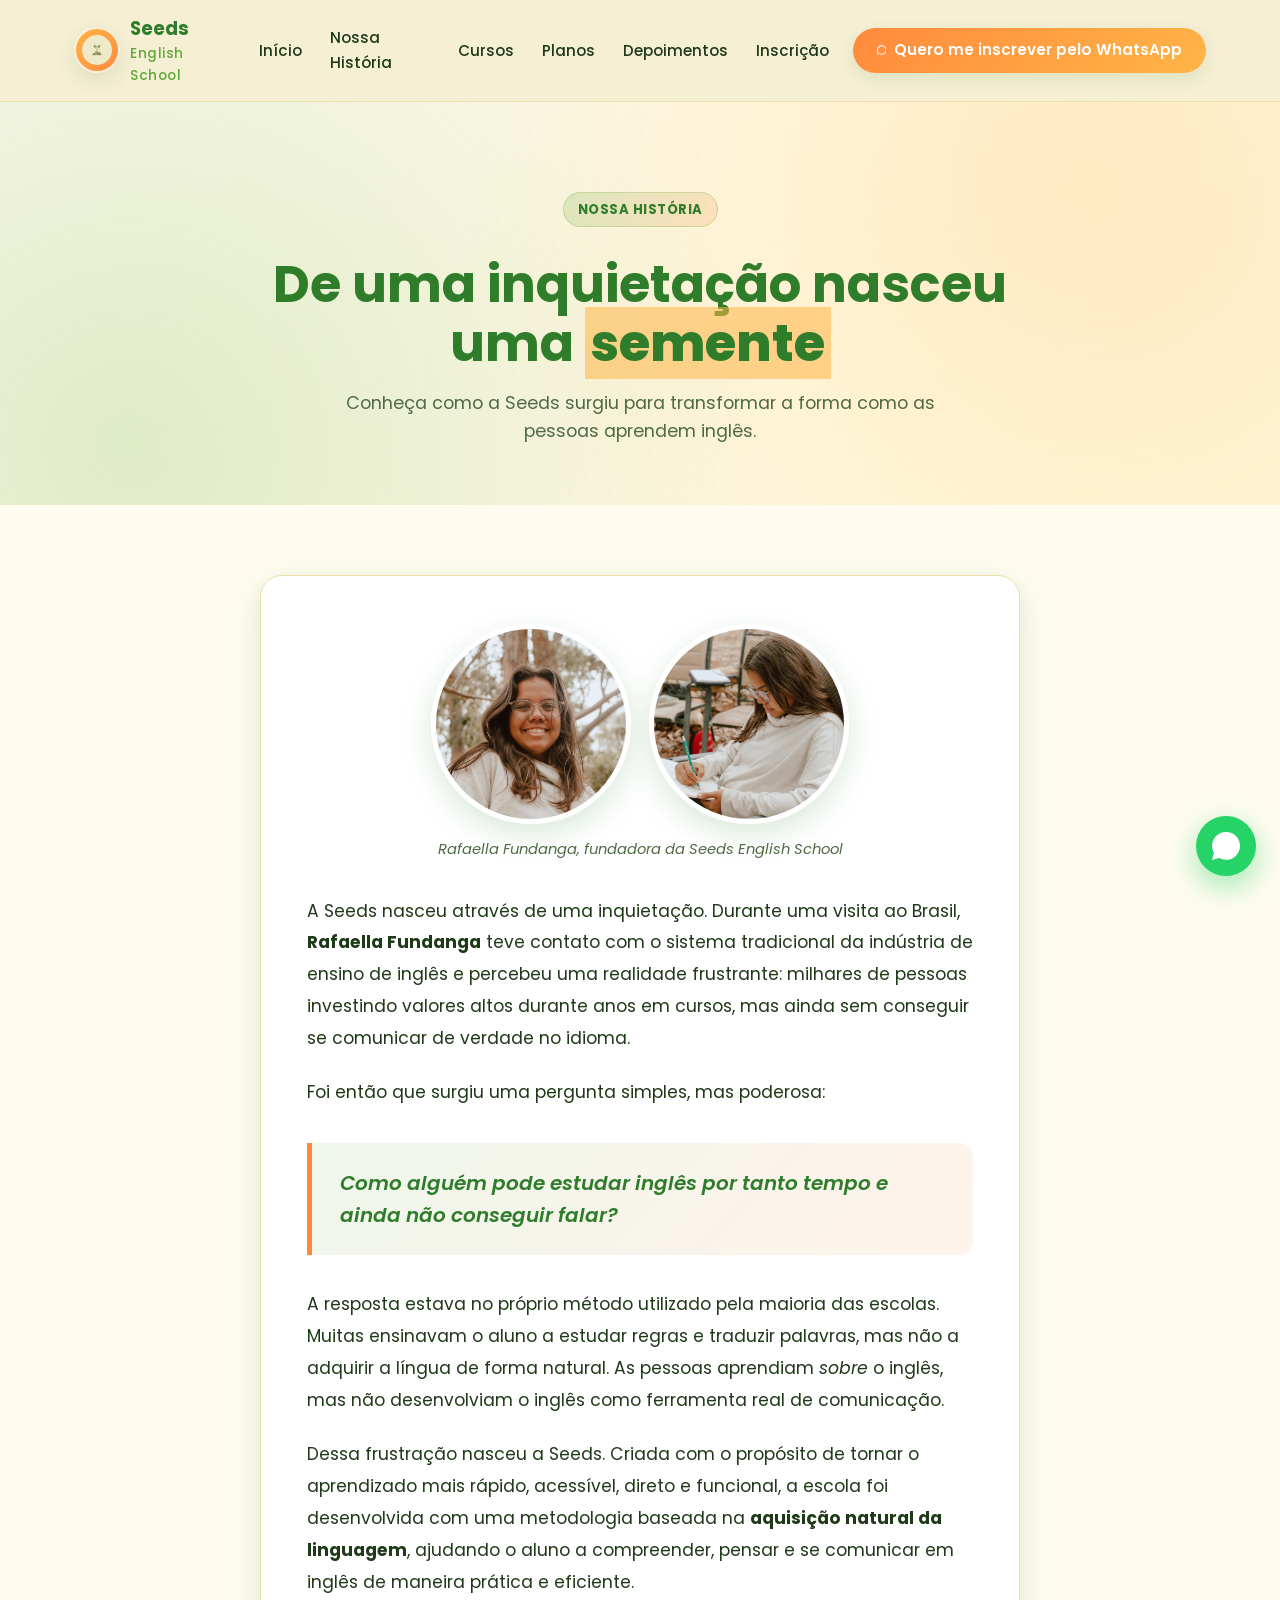
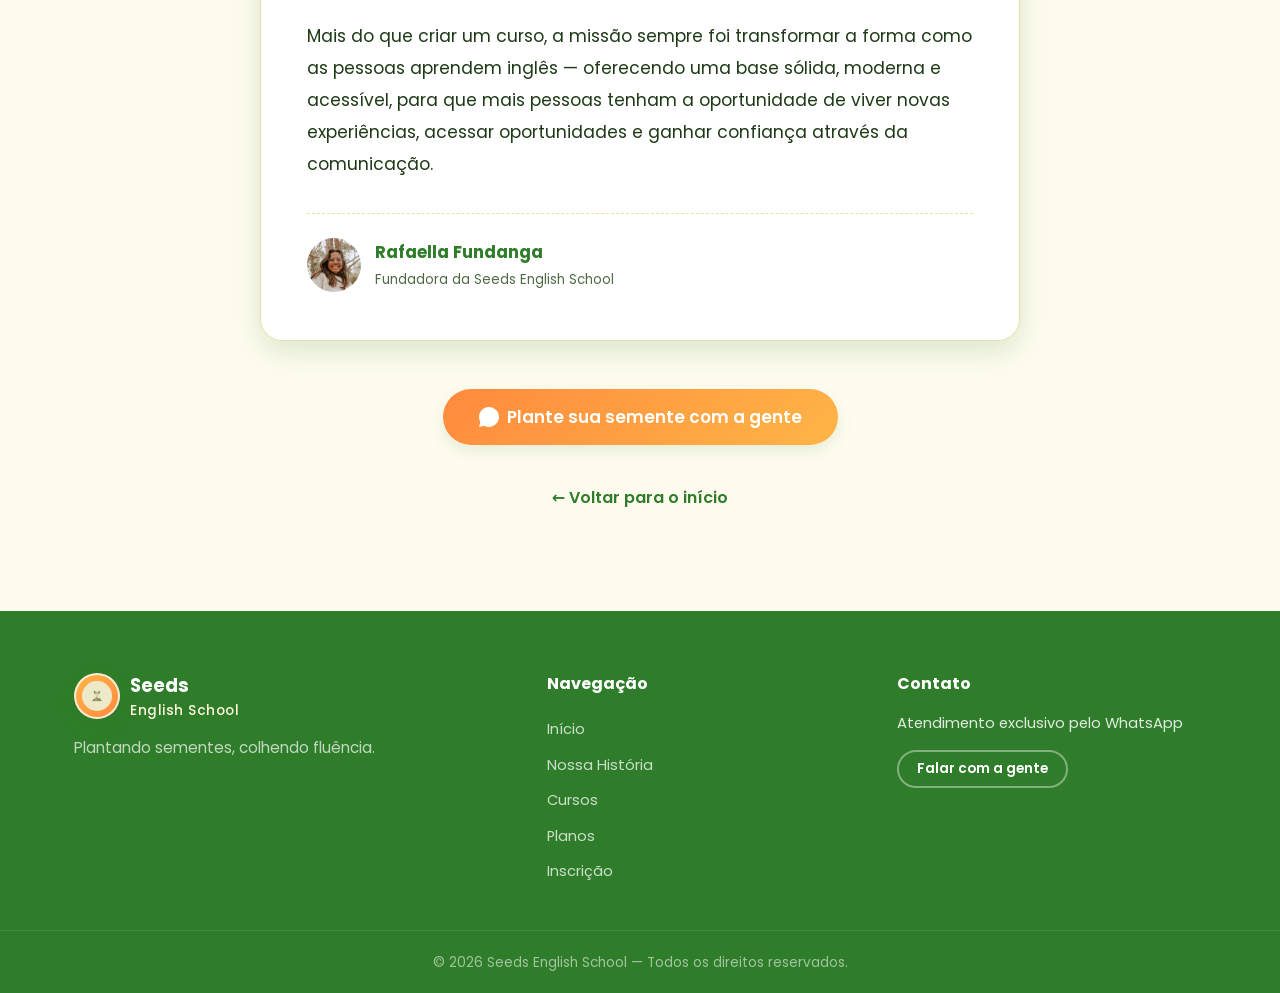
<file: historia.html>
<!DOCTYPE html>
<html lang="pt-BR">
<head>
  <meta charset="UTF-8" />
  <meta name="viewport" content="width=device-width, initial-scale=1.0" />
  <meta name="description" content="Nossa História — Conheça como nasceu a Seeds English School e a metodologia baseada na aquisição natural da linguagem." />
  <title>Nossa História — Seeds English School</title>
  <link rel="preconnect" href="https://fonts.googleapis.com" />
  <link rel="preconnect" href="https://fonts.gstatic.com" crossorigin />
  <link href="https://fonts.googleapis.com/css2?family=Poppins:wght@300;400;500;600;700;800&display=swap" rel="stylesheet" />
  <link rel="stylesheet" href="assets/css/style.css" />
</head>
<body>

  <!-- HEADER -->
  <header class="header" id="header">
    <div class="container header-inner">
      <a href="index.html#inicio" class="logo" aria-label="Seeds English School">
        <img class="logo-icon" src="assets/images/logo.jpg" alt="Logo Seeds English School" />
        <span class="logo-text">Seeds <em>English School</em></span>
      </a>

      <nav class="nav" aria-label="Menu principal">
        <button class="menu-toggle" id="menuToggle" aria-label="Abrir menu" aria-expanded="false">
          <span></span><span></span><span></span>
        </button>
        <ul class="nav-list" id="navList">
          <li><a href="index.html#inicio">Início</a></li>
          <li><a href="historia.html">Nossa História</a></li>
          <li><a href="index.html#cursos">Cursos</a></li>
          <li><a href="index.html#planos">Planos</a></li>
          <li><a href="index.html#depoimentos">Depoimentos</a></li>
          <li><a href="index.html#inscricao">Inscrição</a></li>
        </ul>
      </nav>

      <a href="index.html#inscricao" class="btn btn-primary btn-whatsapp">
        <svg viewBox="0 0 24 24" width="18" height="18" aria-hidden="true">
          <path fill="currentColor" d="M20.52 3.48A11.94 11.94 0 0 0 12.02 0C5.4 0 .03 5.37.03 11.99c0 2.11.55 4.17 1.6 5.99L0 24l6.18-1.62a11.95 11.95 0 0 0 5.83 1.49h.01c6.61 0 11.99-5.38 11.99-12 0-3.2-1.25-6.21-3.49-8.39ZM12.02 21.8h-.01a9.78 9.78 0 0 1-4.98-1.36l-.36-.21-3.67.96.98-3.58-.23-.37a9.79 9.79 0 0 1-1.51-5.25c0-5.42 4.41-9.82 9.83-9.82 2.63 0 5.09 1.02 6.95 2.88a9.74 9.74 0 0 1 2.88 6.95c0 5.42-4.41 9.8-9.88 9.8Z"/>
        </svg>
        Quero me inscrever pelo WhatsApp
      </a>
    </div>
  </header>

  <!-- STORY HERO -->
  <section class="story-hero">
    <div class="container">
      <span class="section-tag">Nossa História</span>
      <h1>De uma inquietação nasceu uma <span class="highlight">semente</span></h1>
      <p>Conheça como a Seeds surgiu para transformar a forma como as pessoas aprendem inglês.</p>
    </div>
  </section>

  <!-- STORY -->
  <section class="story">
    <div class="container">
      <article class="story-content">
        <figure class="story-photo">
          <div class="story-photo-row">
            <img src="assets/images/rafaella.jpeg" alt="Rafaella Fundanga, fundadora da Seeds English School" />
            <img src="assets/images/rafaella-2.jpeg" alt="Rafaella Fundanga estudando inglês" />
          </div>
          <figcaption>Rafaella Fundanga, fundadora da Seeds English School</figcaption>
        </figure>

        <p>
          A Seeds nasceu através de uma inquietação. Durante uma visita ao Brasil, <strong>Rafaella Fundanga</strong>
          teve contato com o sistema tradicional da indústria de ensino de inglês e percebeu uma realidade frustrante:
          milhares de pessoas investindo valores altos durante anos em cursos, mas ainda sem conseguir se comunicar
          de verdade no idioma.
        </p>

        <p>
          Foi então que surgiu uma pergunta simples, mas poderosa:
        </p>

        <blockquote class="story-quote">
          Como alguém pode estudar inglês por tanto tempo e ainda não conseguir falar?
        </blockquote>

        <p>
          A resposta estava no próprio método utilizado pela maioria das escolas. Muitas ensinavam o aluno a estudar
          regras e traduzir palavras, mas não a adquirir a língua de forma natural. As pessoas aprendiam <em>sobre</em>
          o inglês, mas não desenvolviam o inglês como ferramenta real de comunicação.
        </p>

        <p>
          Dessa frustração nasceu a Seeds. Criada com o propósito de tornar o aprendizado mais rápido, acessível,
          direto e funcional, a escola foi desenvolvida com uma metodologia baseada na <strong>aquisição natural da
          linguagem</strong>, ajudando o aluno a compreender, pensar e se comunicar em inglês de maneira prática e
          eficiente.
        </p>

        <p>
          Mais do que criar um curso, a missão sempre foi transformar a forma como as pessoas aprendem inglês —
          oferecendo uma base sólida, moderna e acessível, para que mais pessoas tenham a oportunidade de viver novas
          experiências, acessar oportunidades e ganhar confiança através da comunicação.
        </p>

        <div class="story-signature">
          <img class="avatar avatar-photo" src="assets/images/rafaella.jpeg" alt="Rafaella Fundanga" />
          <div>
            <strong>Rafaella Fundanga</strong>
            <small>Fundadora da Seeds English School</small>
          </div>
        </div>
      </article>

      <div class="story-cta">
        <a href="index.html#inscricao" class="btn btn-primary btn-large btn-whatsapp">
          <svg viewBox="0 0 24 24" width="20" height="20" aria-hidden="true">
            <path fill="currentColor" d="M20.52 3.48A11.94 11.94 0 0 0 12.02 0C5.4 0 .03 5.37.03 11.99c0 2.11.55 4.17 1.6 5.99L0 24l6.18-1.62a11.95 11.95 0 0 0 5.83 1.49h.01c6.61 0 11.99-5.38 11.99-12 0-3.2-1.25-6.21-3.49-8.39Z"/>
          </svg>
          Plante sua semente com a gente
        </a>
        <div>
          <a href="index.html#inicio" class="story-back">← Voltar para o início</a>
        </div>
      </div>
    </div>
  </section>

  <!-- FOOTER -->
  <footer class="footer">
    <div class="container footer-inner">
      <div class="footer-brand">
        <div class="logo">
          <img class="logo-icon" src="assets/images/logo.jpg" alt="Logo Seeds English School" />
          <span class="logo-text">Seeds <em>English School</em></span>
        </div>
        <p>Plantando sementes, colhendo fluência.</p>
      </div>
      <div class="footer-links">
        <h4>Navegação</h4>
        <a href="index.html#inicio">Início</a>
        <a href="historia.html">Nossa História</a>
        <a href="index.html#cursos">Cursos</a>
        <a href="index.html#planos">Planos</a>
        <a href="index.html#inscricao">Inscrição</a>
      </div>
      <div class="footer-contact">
        <h4>Contato</h4>
        <p>Atendimento exclusivo pelo WhatsApp</p>
        <a href="index.html#inscricao" class="btn btn-outline btn-small">Falar com a gente</a>
      </div>
    </div>
    <div class="footer-bottom">
      <div class="container">
        <small>&copy; <span id="year"></span> Seeds English School — Todos os direitos reservados.</small>
      </div>
    </div>
  </footer>

  <!-- WHATSAPP FLOAT -->
  <a href="index.html#inscricao" class="whatsapp-float" aria-label="Falar pelo WhatsApp">
    <svg viewBox="0 0 24 24" width="28" height="28" aria-hidden="true">
      <path fill="currentColor" d="M20.52 3.48A11.94 11.94 0 0 0 12.02 0C5.4 0 .03 5.37.03 11.99c0 2.11.55 4.17 1.6 5.99L0 24l6.18-1.62a11.95 11.95 0 0 0 5.83 1.49h.01c6.61 0 11.99-5.38 11.99-12 0-3.2-1.25-6.21-3.49-8.39ZM17.41 14.46c-.3-.15-1.75-.86-2.02-.96-.27-.1-.47-.15-.66.15-.2.3-.76.96-.93 1.16-.17.2-.34.22-.64.07-.3-.15-1.26-.46-2.4-1.48-.89-.79-1.49-1.77-1.66-2.07-.17-.3-.02-.46.13-.61.13-.13.3-.34.45-.51.15-.17.2-.3.3-.5.1-.2.05-.37-.02-.52-.07-.15-.66-1.6-.91-2.19-.24-.57-.48-.5-.66-.51l-.56-.01c-.2 0-.52.07-.79.37-.27.3-1.04 1.02-1.04 2.48 0 1.46 1.07 2.88 1.22 3.08.15.2 2.1 3.2 5.08 4.49.71.31 1.27.49 1.7.63.71.23 1.36.2 1.87.12.57-.08 1.75-.71 2-1.4.25-.69.25-1.28.17-1.4-.07-.13-.27-.2-.57-.35Z"/>
    </svg>
  </a>

  <script src="assets/js/script.js"></script>
</body>
</html>
</file>
<file: assets/css/style.css>
/* ====== RESET ====== */
*,*::before,*::after{box-sizing:border-box;margin:0;padding:0}
html{scroll-behavior:smooth}
body{
  font-family:'Poppins',system-ui,-apple-system,sans-serif;
  color:#3a3f24;
  background:#f5efd4;
  line-height:1.6;
  -webkit-font-smoothing:antialiased;
}
img,svg{max-width:100%;display:block}
a{color:inherit;text-decoration:none}
ul{list-style:none}

/* ====== PALETA VIVA (inspirada na logo) ====== */
:root{
  --green:#5fa83a;          /* verde vibrante e fresco */
  --green-dark:#2f7d2a;     /* verde profundo */
  --green-light:#8fd158;    /* verde brilhante */
  --accent:#ff8a3d;         /* laranja vivo (acento) */
  --accent-2:#ff7020;      /* laranja mais intenso */
  --accent-warm:#ffb547;    /* amarelo dourado */
  --accent-shadow:rgba(255,138,61,0.22);
  --cream:#fff8de;          /* creme luminoso */
  --cream-soft:#fffcef;     /* creme mais claro */
  --cream-dark:#f4ecbe;     /* creme suave */
  --earth:#a86b3c;          /* terra avermelhada */
  --text:#1f3a18;           /* texto verde escuro */
  --text-muted:#4f6a45;     /* texto secundário */
  --white:#ffffff;
  --border:#e9e0ad;
  --shadow-sm:0 4px 16px rgba(47,125,42,.12);
  --shadow-md:0 10px 30px rgba(47,125,42,.18);
  --shadow-lg:0 20px 50px rgba(47,125,42,.25);
  --radius:14px;
  --radius-lg:22px;
}

/* ====== CONTAINER ====== */
.container{
  width:100%;
  max-width:1180px;
  margin:0 auto;
  padding:0 24px;
}

/* ====== BOTÕES ====== */
.btn{
  display:inline-flex;
  align-items:center;
  justify-content:center;
  gap:8px;
  padding:13px 24px;
  border-radius:999px;
  font-weight:600;
  font-size:.95rem;
  border:2px solid transparent;
  cursor:pointer;
  transition:all .25s ease;
  text-align:center;
  line-height:1.2;
  white-space:nowrap;
}
/* Versão curta do botão de inscrição aparece só no mobile */
.btn-label-short{display:none}
.btn-primary{
  background:linear-gradient(135deg,var(--accent) 0%,var(--accent-warm) 100%);
  color:#fff;
  box-shadow:0 6px 16px rgba(47,125,42,.12);
  transition:transform .18s ease,box-shadow .18s ease,opacity .18s;
  border:0;
}
.btn-primary:hover{
  transform:translateY(-2px);
  box-shadow:0 10px 26px rgba(47,125,42,.14);
  opacity:0.98;
}
.btn-primary:focus{
  outline:none;
  box-shadow:0 0 0 6px rgba(95,168,58,.07);
}
.btn-outline{
  background:transparent;
  color:var(--green-dark);
  border-color:var(--green-dark);
}
.btn-outline:hover{background:var(--green-dark);color:#fff}
.btn-block{width:100%}
.btn-large{padding:18px 36px;font-size:1.05rem}
.btn-small{padding:9px 18px;font-size:.85rem}

/* ====== HEADER ====== */
.header{
  position:sticky;
  top:0;
  z-index:1000;
  background:rgba(245,239,212,.92);
  backdrop-filter:blur(10px);
  border-bottom:1px solid var(--border);
}
.header-inner{
  display:flex;
  align-items:center;
  justify-content:space-between;
  padding:14px 24px;
  gap:24px;
}
.logo{
  display:flex;
  align-items:center;
  gap:10px;
  font-weight:700;
  font-size:1.15rem;
  color:var(--green-dark);
}
.logo-icon{
  width:46px;
  height:46px;
  flex-shrink:0;
  border-radius:50%;
  object-fit:cover;
  padding:6px;
  background:linear-gradient(135deg,var(--accent-warm),var(--accent));
  box-shadow:0 8px 20px rgba(47,125,42,.12);
  border:2px solid rgba(255,255,255,.8);
}
.logo-text em{
  font-style:normal;
  font-weight:500;
  color:var(--green);
  font-size:.85rem;
  display:block;
  letter-spacing:.5px;
}
.nav-list{
  display:flex;
  gap:28px;
  align-items:center;
}
.nav-list a{
  font-weight:500;
  font-size:.95rem;
  color:var(--text);
  transition:color .2s;
  position:relative;
}
.nav-list a:hover{color:var(--green-dark)}
.nav-list a::after{
  content:'';
  position:absolute;
  bottom:-6px;left:0;right:0;
  height:2px;
  background:var(--green);
  transform:scaleX(0);
  transition:transform .25s;
}
.nav-list a:hover::after{transform:scaleX(1)}
.menu-toggle{
  display:none;
  background:none;
  border:0;
  width:32px;
  height:32px;
  flex-direction:column;
  justify-content:center;
  gap:5px;
  cursor:pointer;
}
.menu-toggle span{
  display:block;
  width:24px;
  height:2px;
  background:var(--green-dark);
  transition:transform .2s;
}

/* ====== HERO ====== */
.hero{
  position:relative;
  padding:80px 0 110px;
  background:
    radial-gradient(circle at 80% 20%, rgba(255,181,71,.25), transparent 50%),
    radial-gradient(circle at 15% 75%, rgba(95,168,58,.22), transparent 50%),
    linear-gradient(135deg,var(--cream-soft) 0%,var(--cream) 100%);
  overflow:hidden;
}
.hero-bg{position:absolute;inset:0;pointer-events:none}
.hero-bg .leaf,
.hero-bg .seed{position:absolute;border-radius:50%;opacity:.18}
.leaf-1{width:300px;height:300px;background:var(--green);top:-80px;right:-60px;border-radius:60% 40% 50% 50%;opacity:.25}
.leaf-2{width:200px;height:200px;background:var(--accent);bottom:-50px;left:-50px;border-radius:50% 50% 40% 60%;opacity:.22}
.leaf-3{width:140px;height:140px;background:var(--accent-warm);top:60%;right:8%;opacity:.28}
.seed-1{width:40px;height:40px;background:var(--green);top:30%;left:10%;opacity:.35}
.seed-2{width:24px;height:24px;background:var(--accent);bottom:25%;right:25%;opacity:.5}

.hero-inner{
  position:relative;
  display:grid;
  grid-template-columns:1.2fr 1fr;
  gap:64px;
  align-items:center;
}
.hero-tag{
  display:inline-block;
  background:linear-gradient(135deg,var(--accent) 0%,var(--accent-warm) 100%);
  color:#fff;
  padding:7px 16px;
  border-radius:999px;
  font-size:.85rem;
  font-weight:600;
  margin-bottom:18px;
  box-shadow:0 4px 12px rgba(255,138,61,.35);
}
.hero h1{
  font-size:clamp(2rem,4.5vw,3.4rem);
  line-height:1.15;
  font-weight:700;
  color:var(--green-dark);
  margin-bottom:20px;
}
.highlight{
  background:linear-gradient(120deg,rgba(255,181,71,.55) 0%,rgba(255,181,71,.55) 100%);
  padding:0 6px;
  color:var(--green-dark);
  font-weight:800;
}
.hero-sub{
  font-size:1.12rem;
  color:var(--text-muted);
  margin-bottom:32px;
  max-width:520px;
}
.hero-actions{
  display:flex;
  gap:14px;
  flex-wrap:wrap;
  margin-bottom:32px;
}
.hero-bullets{
  display:flex;
  gap:24px;
  flex-wrap:wrap;
}
.hero-bullets li{
  position:relative;
  padding-left:22px;
  font-size:.92rem;
  color:var(--green-dark);
  font-weight:500;
}
.hero-bullets li::before{
  content:'';
  position:absolute;
  left:0;top:50%;
  transform:translateY(-50%);
  width:12px;height:12px;
  background:var(--green);
  border-radius:50%;
}

/* ====== SEMENTE NASCENDO (animação) ====== */
.seed-animation{
  position:relative;
  width:100%;
  max-width:420px;
  margin:0 auto;
  aspect-ratio:1;
  display:flex;
  align-items:flex-end;
  justify-content:center;
  filter:drop-shadow(0 20px 30px rgba(124,139,78,.25));
}
.seed-svg{width:100%;height:auto}

/* Caule */
.stem{
  stroke:var(--green);
  stroke-width:8;
  stroke-linecap:round;
  fill:none;
  stroke-dasharray:200;
  stroke-dashoffset:200;
  animation:grow-stem 3s ease-out 0.5s forwards;
}

/* Folhas */
.leaf-left,.leaf-right{
  fill:var(--green-light);
  transform-origin:center bottom;
  opacity:0;
  animation:leaf-pop 1.2s ease-out forwards;
}
.leaf-left{animation-delay:2.8s;transform-origin:155px 145px}
.leaf-right{animation-delay:3.1s;transform-origin:165px 145px}

/* Veias das folhas */
.vein{
  stroke:var(--cream);
  stroke-width:2;
  fill:none;
  stroke-linecap:round;
  opacity:0;
  animation:fade-in 1s ease 3.8s forwards;
}

/* Solo */
.soil{fill:var(--earth)}
.soil-detail{fill:var(--accent);opacity:.7}

/* Sementinhas voando */
.dot{
  fill:var(--accent);
  opacity:0;
  animation:float-dot 2s ease infinite;
}
.dot-1{animation-delay:4s}
.dot-2{animation-delay:4.4s}
.dot-3{animation-delay:4.8s}

/* Balanço suave da plantinha */
.plant-group{
  transform-origin:160px 280px;
  animation:sway 4s ease-in-out 4s infinite;
}

@keyframes grow-stem{
  to{stroke-dashoffset:0}
}
@keyframes leaf-pop{
  0%{opacity:0;transform:scale(0) rotate(-10deg)}
  60%{opacity:1;transform:scale(1.15) rotate(5deg)}
  100%{opacity:1;transform:scale(1) rotate(0)}
}
@keyframes fade-in{to{opacity:.8}}
@keyframes float-dot{
  0%{opacity:0;transform:translateY(0)}
  50%{opacity:.7;transform:translateY(-15px)}
  100%{opacity:0;transform:translateY(-30px)}
}
@keyframes sway{
  0%,100%{transform:rotate(0deg)}
  50%{transform:rotate(2deg)}
}

/* ====== SECTION HEADERS ====== */
.section-header{
  text-align:center;
  max-width:680px;
  margin:0 auto 56px;
}
.section-tag{
  display:inline-block;
  background:linear-gradient(135deg,rgba(95,168,58,.18),rgba(255,138,61,.18));
  color:var(--green-dark);
  padding:6px 14px;
  border-radius:999px;
  font-size:.82rem;
  font-weight:700;
  margin-bottom:14px;
  letter-spacing:.5px;
  text-transform:uppercase;
  border:1px solid rgba(95,168,58,.25);
}
.section-tag.light{background:rgba(255,255,255,.2);color:#fff}
.section-header h2,
section h2{
  font-size:clamp(1.7rem,3.5vw,2.5rem);
  font-weight:700;
  color:var(--green-dark);
  line-height:1.2;
  margin-bottom:14px;
}
.section-header p{color:var(--text-muted);font-size:1.05rem}

.courses-title h2{
  position:relative;
}

.courses-title h2::after{
  content:'';
  display:block;
  width:90px;
  height:4px;
  background:linear-gradient(90deg,var(--green),var(--accent));
  border-radius:999px;
  margin:18px auto 0;
}

/* ====== SOBRE ====== */
.about{padding:100px 0;background:var(--cream-soft)}
.about-inner{
  display:grid;
  grid-template-columns:1fr 1.4fr;
  gap:60px;
  align-items:center;
}
.about-image{display:flex;justify-content:center}
.seed-circle{
  width:280px;height:280px;
  background:linear-gradient(135deg, rgba(31,58,24,0.95), rgba(47,125,42,0.92));
  border-radius:50%;
  display:flex;align-items:center;justify-content:center;
  box-shadow:0 14px 40px rgba(31,58,24,.12), var(--shadow-md);
  position:relative;
  padding:18px;
}
.seed-circle::before{
  content:'';
  position:absolute;
  inset:-10px;
  border:2px dashed var(--green);
  border-radius:50%;
  opacity:.4;
  animation:spin 30s linear infinite;
}
@keyframes spin{to{transform:rotate(360deg)}}
.seed-circle img{
  width:64%;
  height:auto;
  object-fit:contain;
  position:relative;
  z-index:1;
  transition:transform .28s ease,box-shadow .28s ease;
  border-radius:12px;
}

.seed-circle:hover img{transform:translateY(-6px) scale(1.02);box-shadow:0 18px 36px rgba(15,40,12,.12)}

/* Color and visibility for the seed inside the logo circle */
.circle-seed{
  position:absolute;
  left:18px;
  top:50%;
  transform:translateY(-50%);
  width:86px;
  height:86px;
  z-index:3;
  display:block;
}
.circle-seed-svg{width:100%;height:100%;overflow:visible}
.circle-seed .seed-core{fill:var(--accent);filter:drop-shadow(0 8px 14px rgba(217,115,58,.24));transition:transform .45s cubic-bezier(.2,.9,.2,1)}
.circle-seed .leaf{fill:var(--green-light);transition:transform .45s cubic-bezier(.2,.9,.2,1)}
.circle-seed .sprout{stroke:var(--green-dark);stroke-width:2.5;opacity:1}
.seed-circle:hover .circle-seed .seed-core{transform:translateY(-4px) scale(1.06)}
.seed-circle:hover .circle-seed .leaf{transform:scale(1.05)}
.about-text p{
  color:var(--text-muted);
  font-size:1.05rem;
  margin-top:14px;
}

.new-about{
  grid-template-columns:1.2fr .8fr;
}

.about-card{
  background:linear-gradient(135deg,var(--green-dark),var(--green));
  color:#fff;
  border-radius:var(--radius-lg);
  padding:42px 34px;
  box-shadow:var(--shadow-lg);
  position:relative;
  overflow:hidden;
}

.about-card::after{
  content:'';
  position:absolute;
  width:180px;
  height:180px;
  right:-60px;
  bottom:-60px;
  background:rgba(255,255,255,.12);
  border-radius:50%;
}

.about-card span{
  font-size:3rem;
  margin-bottom:16px;
  display:block;
}

.about-card h3{
  font-size:1.6rem;
  margin-bottom:12px;
}

.about-card p{
  color:rgba(255,255,255,.9);
}

.growth-steps{
  display:grid;
  grid-template-columns:repeat(3,1fr);
  gap:14px;
  margin-top:28px;
}

.growth-steps div{
  background:var(--cream);
  border:1px solid var(--border);
  border-radius:16px;
  padding:18px;
  box-shadow:var(--shadow-sm);
}

.growth-steps strong{
  display:block;
  color:var(--accent);
  font-size:1.4rem;
}

.growth-steps span{
  color:var(--green-dark);
  font-weight:600;
}

@media (max-width:980px){
  .about-inner.new-about{
    grid-template-columns:1fr;
  }
}

@media (max-width:680px){
  .growth-steps{
    grid-template-columns:1fr;
  }
}

/* ====== CURSOS ====== */

/* ====== RESPONSIVE (mobile & tablet) ====== */
@media (max-width:980px){
  .header-inner{padding:12px 16px;gap:12px}
  .logo-text{font-size:1rem}
  .logo-text em{display:none}
  .logo-icon{width:42px;height:42px;padding:4px}

  .menu-toggle{display:flex}
  .nav-list{display:none;position:absolute;top:64px;right:16px;flex-direction:column;gap:12px;background:var(--cream);padding:16px;border-radius:12px;box-shadow:var(--shadow-md);border:1px solid var(--border);z-index:1200}
  .nav-list.open{display:flex}
  .nav-list a{padding:8px 10px}

  .hero-inner{grid-template-columns:1fr;gap:28px;padding:20px 0}
  .seed-animation{max-width:320px}
  .hero h1{font-size:clamp(1.6rem,5.5vw,2.6rem)}
  .hero-sub{max-width:100%}

  .about-inner{grid-template-columns:1fr;gap:30px;padding:20px 0}
  .seed-circle{width:220px;height:220px;padding:14px}
  .circle-seed{left:12px;width:68px;height:68px}

  .course-grid{grid-template-columns:repeat(2,minmax(0,1fr));gap:18px}
  .course-card,.reveal-card{padding:22px}
  .course-icon{width:46px;height:46px}

  .plan-grid{grid-template-columns:repeat(2,minmax(0,1fr))}
}

@media (max-width:480px){
  .header-inner{padding:10px 12px}
  .logo-icon{width:40px;height:40px;padding:6px}
  .nav-list{right:10px;top:58px;padding:12px}

  .hero{padding:48px 0 60px}
  .hero-inner{gap:20px}
  .hero h1{font-size:1.6rem}
  .hero-actions{flex-direction:column;align-items:stretch}
  .btn{width:100%;padding:12px 16px}

  .about-inner.new-about{grid-template-columns:1fr}
  .seed-circle{width:180px;height:180px;padding:12px}
  .circle-seed{display:none}

  .course-grid{grid-template-columns:1fr;gap:14px}
  .course-card,.reveal-card{padding:18px}
  .course-btn{width:100%;padding:12px}

  .plan-grid{grid-template-columns:1fr}
  .plan-card{padding:20px}

  .footer{padding:28px 12px}
}

/* Small tweaks for very small phones */
@media (max-width:360px){
  .logo-text{font-size:.95rem}
  .hero h1{font-size:1.45rem}
  .btn{font-size:.95rem;padding:10px 12px}
}

.courses{padding:100px 0;background:var(--cream)}
.course-grid{
  display:grid;
  grid-template-columns:repeat(auto-fit,minmax(260px,1fr));
  gap:24px;
}
.reveal-card{
  opacity:0;
  transform:translateY(45px);
  transition:
    opacity .8s ease,
    transform .8s ease,
    box-shadow .35s ease;
  position:relative;
  overflow:hidden;
}

.reveal-card.show{
  opacity:1;
  transform:translateY(0);
}

.reveal-card::before{
  content:'';
  position:absolute;
  left:0;
  top:0;
  width:0;
  height:5px;
  background:linear-gradient(90deg,var(--green),var(--accent));
  transition:width .4s ease;
}

.reveal-card:hover::before{
  width:100%;
}

.reveal-card:hover{
  transform:translateY(-12px) scale(1.02);
  box-shadow:
    0 22px 45px rgba(47,125,42,.18),
    0 0 25px rgba(95,168,58,.14);
}

.reveal-card .course-icon{
  transition:transform .35s ease;
}

.reveal-card:hover .course-icon{
  transform:scale(1.15) rotate(8deg);
}

.course-btn{
  margin-top:20px;
  display:inline-flex;
  align-items:center;
  justify-content:center;
  padding:10px 18px;
  border-radius:999px;
  background:linear-gradient(135deg,var(--green),var(--green-dark));
  color:#fff;
  font-size:.88rem;
  font-weight:600;
  opacity:0;
  transform:translateY(14px);
  transition:.35s ease;
}

.reveal-card:hover .course-btn{
  opacity:1;
  transform:translateY(0);
}

.course-card{
  position:relative;
  background:var(--cream-soft);
  border-radius:var(--radius-lg);
  padding:32px 28px;
  border:1px solid var(--border);
  box-shadow:var(--shadow-sm);
  transition:transform .3s,box-shadow .3s;
}
.soon-tag{
  position:absolute;
  top:16px;right:16px;
  background:var(--accent);
  color:#fff;
  font-size:.72rem;
  font-weight:600;
  padding:4px 12px;
  border-radius:999px;
  letter-spacing:.3px;
}
.course-btn-soon{
  opacity:1;
  transform:none;
  background:#c9c9c9;
  cursor:default;
}
.reveal-card:hover .course-btn-soon{
  background:#c9c9c9;
  transform:none;
}
.course-card:hover{
  transform:translateY(-6px);
  box-shadow:var(--shadow-md);
}
.course-icon{
  width:54px;height:54px;
  border-radius:14px;
  display:flex;align-items:center;justify-content:center;
  margin-bottom:18px;
  background:linear-gradient(135deg,var(--green) 0%,var(--green-light) 100%);
  color:#fff;
  box-shadow:0 6px 16px rgba(95,168,58,.30);
}
.course-card:nth-child(2) .course-icon,
.course-card:nth-child(5) .course-icon{
  background:linear-gradient(135deg,var(--accent) 0%,var(--accent-warm) 100%);
  box-shadow:0 6px 16px rgba(255,138,61,.35);
}
.course-card:nth-child(3) .course-icon,
.course-card:nth-child(6) .course-icon{
  background:linear-gradient(135deg,var(--green-dark) 0%,var(--green) 100%);
  box-shadow:0 6px 16px rgba(47,125,42,.35);
}
.course-icon svg{width:26px;height:26px}
.course-card h3{
  font-size:1.2rem;
  color:var(--green-dark);
  margin-bottom:8px;
}
.course-card p{color:var(--text-muted);font-size:.95rem}

/* ====== PLANOS ====== */
.plans{padding:100px 0;background:var(--cream-soft)}
.plan-grid{
  display:grid;
  grid-template-columns:repeat(auto-fit,minmax(250px,1fr));
  gap:22px;
  margin-bottom:32px;
}
.plan-card{
  background:#fff;
  border-radius:var(--radius-lg);
  padding:32px 26px;
  border:1px solid var(--border);
  box-shadow:var(--shadow-sm);
  display:flex;
  flex-direction:column;
  position:relative;
  transition:transform .3s,box-shadow .3s,border-color .3s;
}
.plan-card:hover{
  transform:translateY(-4px);
  box-shadow:var(--shadow-md);
  border-color:var(--green);
}
.plan-card h3{
  font-size:1.05rem;
  color:var(--green-dark);
  margin-bottom:14px;
  min-height:48px;
}
.plan-price{
  font-size:2.4rem;
  font-weight:700;
  color:var(--green-dark);
  line-height:1;
  margin-bottom:20px;
  display:flex;
  align-items:baseline;
  gap:2px;
}
.plan-price span{
  font-size:1rem;
  color:var(--text-muted);
  font-weight:500;
}
.plan-price small{
  font-size:.85rem;
  color:var(--text-muted);
  font-weight:400;
}
.plan-card ul{
  margin-bottom:24px;
  flex-grow:1;
}
.plan-card li{
  padding:8px 0 8px 22px;
  position:relative;
  color:var(--text-muted);
  font-size:.92rem;
  border-bottom:1px dashed var(--border);
}
.plan-card li:last-child{border-bottom:0}
.plan-card li::before{
  content:'✓';
  position:absolute;
  left:0;top:50%;
  transform:translateY(-50%);
  color:var(--green);
  font-weight:700;
}
.plan-card.highlight-card{
  background:linear-gradient(135deg,var(--cream),#fff);
  border:2px solid var(--green);
  box-shadow:var(--shadow-md);
  transform:scale(1.03);
}
.plan-badge{
  position:absolute;
  top:-12px;left:50%;
  transform:translateX(-50%);
  background:var(--green);
  color:#fff;
  font-size:.78rem;
  font-weight:600;
  padding:5px 14px;
  border-radius:999px;
  white-space:nowrap;
}
.plans-note{
  text-align:center;
  color:var(--text-muted);
  background:var(--cream);
  padding:18px;
  border-radius:var(--radius);
  font-size:.95rem;
  border:1px solid var(--border);
}

/* ====== DIFERENCIAIS ====== */
.differentials{padding:90px 0;background:var(--cream)}
.diff-value-grid{
  display:grid;
  grid-template-columns:repeat(auto-fit,minmax(240px,1fr));
  gap:24px;
  max-width:980px;
  margin:0 auto 56px;
}
.diff-value-card{
  background:var(--cream-soft);
  border:1px solid var(--border);
  border-radius:var(--radius);
  padding:30px 26px;
  box-shadow:var(--shadow-sm);
  transition:transform .25s, box-shadow .25s;
}
.diff-value-card:hover{transform:translateY(-6px);box-shadow:var(--shadow-md)}
.diff-value-icon{
  width:58px;height:58px;
  display:flex;align-items:center;justify-content:center;
  font-size:1.7rem;
  background:rgba(60,130,80,.12);
  border-radius:16px;
  margin-bottom:18px;
}
.diff-value-card h3{
  font-size:1.2rem;
  color:var(--green-dark);
  margin-bottom:10px;
}
.diff-value-card p{
  color:var(--text-muted);
  font-size:.95rem;
  line-height:1.6;
}
.diff-list-title{
  text-align:center;
  font-weight:600;
  color:var(--green-dark);
  margin:0 auto 22px;
}
.diff-grid{
  display:grid;
  grid-template-columns:repeat(auto-fit,minmax(230px,1fr));
  gap:18px;
  max-width:980px;
  margin:0 auto;
}
.diff-item{
  background:var(--cream-soft);
  padding:20px 22px 20px 54px;
  border-radius:var(--radius);
  position:relative;
  font-weight:500;
  color:var(--green-dark);
  box-shadow:var(--shadow-sm);
  border:1px solid var(--border);
  transition:transform .25s;
}
.diff-item:hover{transform:translateX(4px)}
.diff-item span{
  position:absolute;
  left:20px;top:50%;
  transform:translateY(-50%);
  width:22px;height:22px;
  background:var(--green);
  border-radius:50%;
}
.diff-item span::after{
  content:'✓';
  position:absolute;
  inset:0;
  display:flex;align-items:center;justify-content:center;
  color:#fff;
  font-size:.75rem;
  font-weight:700;
}

/* ====== DEPOIMENTOS ====== */
.testimonials{padding:100px 0;background:var(--cream-soft)}
.testi-grid{
  display:grid;
  grid-template-columns:repeat(auto-fit,minmax(280px,1fr));
  gap:24px;
}
.testi-card{
  background:var(--cream);
  border-radius:var(--radius-lg);
  padding:30px;
  border:1px solid var(--border);
  position:relative;
}
.testi-card::before{
  content:'"';
  position:absolute;
  top:8px;right:24px;
  font-size:5rem;
  color:var(--green);
  opacity:.2;
  line-height:1;
  font-family:Georgia,serif;
}
.testi-card p{
  color:var(--text);
  font-style:italic;
  margin-bottom:20px;
  font-size:.98rem;
}
.testi-user{
  display:flex;
  align-items:center;
  gap:12px;
}
.avatar{
  width:46px;height:46px;
  border-radius:50%;
  background:var(--green);
  color:#fff;
  display:flex;align-items:center;justify-content:center;
  font-weight:700;
  font-size:1.1rem;
}
.testi-user strong{display:block;color:var(--green-dark);font-size:.95rem}
.testi-user small{color:var(--text-muted);font-size:.82rem}

/* ====== INSCRIÇÃO ====== */
.signup{
  padding:100px 0;
  background:linear-gradient(135deg,var(--green-dark) 0%,var(--green) 100%);
  color:#fff;
  position:relative;
  overflow:hidden;
}
.signup::before{
  content:'';
  position:absolute;
  top:-100px;right:-100px;
  width:300px;height:300px;
  background:var(--cream);
  opacity:.1;
  border-radius:50%;
}
.signup::after{
  content:'';
  position:absolute;
  bottom:-80px;left:-80px;
  width:240px;height:240px;
  background:var(--green-light);
  opacity:.15;
  border-radius:50%;
}
.signup-inner{
  position:relative;
  display:grid;
  grid-template-columns:1fr 1.2fr;
  gap:60px;
  align-items:center;
}
.signup-text h2{color:#fff}
.signup-text p{
  color:rgba(255,255,255,.9);
  font-size:1.05rem;
  margin-top:14px;
  margin-bottom:24px;
}
.signup-list li{
  padding:8px 0 8px 30px;
  position:relative;
  color:rgba(255,255,255,.95);
}
.signup-list li::before{
  content:'✓';
  position:absolute;
  left:0;top:8px;
  width:22px;height:22px;
  background:var(--cream);
  color:var(--green-dark);
  border-radius:50%;
  display:flex;align-items:center;justify-content:center;
  font-size:.75rem;
  font-weight:700;
}

.signup-form{
  background:#fff;
  border-radius:var(--radius-lg);
  padding:36px;
  box-shadow:var(--shadow-lg);
  color:var(--text);
}
.form-row{
  display:grid;
  grid-template-columns:1fr 1fr;
  gap:16px;
}
.form-group{
  margin-bottom:16px;
  display:flex;
  flex-direction:column;
}
.form-group label{
  font-size:.88rem;
  font-weight:600;
  color:var(--green-dark);
  margin-bottom:6px;
}
.form-group input,
.form-group select,
.form-group textarea{
  width:100%;
  padding:12px 14px;
  border:1.5px solid var(--border);
  border-radius:10px;
  font-family:inherit;
  font-size:.95rem;
  color:var(--text);
  background:#fff;
  transition:border-color .2s,box-shadow .2s;
}
.form-group input:focus,
.form-group select:focus,
.form-group textarea:focus{
  outline:none;
  border-color:var(--green);
  box-shadow:0 0 0 3px rgba(124,139,78,.20);
}
.form-group textarea{resize:vertical}
.form-note{
  display:block;
  margin-top:6px;
  color:var(--text-muted);
  font-size:.85rem;
}

/* ====== CTA FINAL ====== */
.cta-final{
  padding:90px 0;
  background:linear-gradient(135deg,var(--green) 0%,var(--green-light) 100%);
  color:#fff;
  text-align:center;
}
.cta-inner h2{color:#fff;margin-bottom:14px}
.cta-inner p{color:rgba(255,255,255,.95);margin-bottom:30px;font-size:1.1rem}
.cta-final .btn-primary{
  background:#fff;
  color:var(--green-dark);
  box-shadow:0 12px 30px rgba(0,0,0,.2);
}
.cta-final .btn-primary:hover{background:var(--green-dark);color:#fff}

/* ====== FOOTER ====== */
.footer{
  background:var(--green-dark);
  color:rgba(255,255,255,.85);
  padding:60px 0 0;
}
.footer-inner{
  display:grid;
  grid-template-columns:1.4fr 1fr 1fr;
  gap:40px;
  padding-bottom:40px;
}
.footer .logo-text{color:#fff}
.footer .logo-text em{color:var(--cream)}
.footer-brand p{margin-top:14px;color:rgba(255,255,255,.7);font-size:.95rem}
.footer h4{
  color:#fff;
  font-size:1rem;
  margin-bottom:16px;
}
.footer-links a{
  display:block;
  padding:6px 0;
  color:rgba(255,255,255,.75);
  transition:color .2s;
  font-size:.92rem;
}
.footer-links a:hover{color:var(--cream)}
.footer-contact p{margin-bottom:14px;font-size:.92rem}
.footer-contact .btn-outline{
  border-color:rgba(255,255,255,.4);
  color:#fff;
}
.footer-contact .btn-outline:hover{
  background:#fff;
  color:var(--green-dark);
}
.footer-bottom{
  border-top:1px solid rgba(255,255,255,.1);
  padding:18px 0;
  text-align:center;
}
.footer-bottom small{color:rgba(255,255,255,.55);font-size:.85rem}

/* ====== WHATSAPP FLOAT ====== */
.whatsapp-float{
  position:fixed;
  bottom:24px;right:24px;
  width:60px;height:60px;
  background:#25d366;
  color:#fff;
  border-radius:50%;
  display:flex;align-items:center;justify-content:center;
  box-shadow:0 10px 30px rgba(37,211,102,.45);
  z-index:999;
  animation:pulse 2.5s infinite;
  transition:transform .2s;
}
.whatsapp-float:hover{transform:scale(1.1)}
@keyframes pulse{
  0%,100%{box-shadow:0 10px 30px rgba(37,211,102,.45)}
  50%{box-shadow:0 10px 30px rgba(37,211,102,.45),0 0 0 12px rgba(37,211,102,.15)}
}

/* ====== RESPONSIVO ====== */
@media (max-width: 960px){
  .hero-inner,
  .about-inner,
  .signup-inner,
  .footer-inner{
    grid-template-columns:1fr;
    gap:40px;
  }
  .hero{padding:60px 0 80px}
  .about,.courses,.plans,.testimonials,.signup,.cta-final{padding:70px 0}
  .seed-circle{width:220px;height:220px}
  .seed-animation{max-width:320px}
}

@media (max-width: 760px){
  .menu-toggle{display:flex}
  .nav-list{
    position:absolute;
    top:100%;left:0;right:0;
    background:var(--cream-soft);
    flex-direction:column;
    gap:0;
    padding:14px 0;
    border-top:1px solid var(--border);
    box-shadow:var(--shadow-md);
    max-height:0;
    overflow:hidden;
    transition:max-height .3s ease;
  }
  .nav-list.open{max-height:400px}
  .nav-list li{width:100%}
  .nav-list a{
    display:block;
    padding:14px 24px;
    width:100%;
  }
  .nav-list a::after{display:none}
  .header-inner{padding:12px 14px;gap:10px;justify-content:flex-start;flex-wrap:nowrap}
  .header .logo{order:1;margin-right:auto;min-width:0}
  .header .logo-text{font-size:.95rem}
  .header .btn-whatsapp{order:2;padding:9px 14px;font-size:.82rem;width:auto;flex:0 0 auto;gap:0}
  .header .btn-whatsapp svg{display:none}
  .header .btn-whatsapp .btn-label-full{display:none}
  .header .btn-whatsapp .btn-label-short{display:inline}
  .header .nav{order:3;flex:0 0 auto}
  .form-row{grid-template-columns:1fr}
  .signup-form{padding:24px}
  .plan-card.highlight-card{transform:none}
  .hero h1{font-size:2rem}
}

@media (max-width: 480px){
  .container{padding:0 18px}
  .hero-actions{flex-direction:column;align-items:stretch}
  .hero-actions .btn{width:100%}
  .whatsapp-float{width:54px;height:54px;bottom:18px;right:18px}
}

/* ====== ÁRVORE DE VOCABULÁRIO NO HERO (semente cai e germina) ====== */
.hero-tree{
  display:flex;
  flex-direction:column;
  align-items:center;
  gap:18px;
}
/* Árvore (PNG sem fundo) */
.tree-photo{
  position:relative;
  width:100%;
  max-width:320px;
  margin:0 auto;
}
.tree-photo img{
  width:100%;
  height:auto;
  display:block;
  transform-origin:bottom center;
  filter:drop-shadow(0 16px 20px rgba(31,58,24,.30));
  animation:treeRise 2.8s cubic-bezier(.18,.82,.25,1) both,
            treeSway 7s ease-in-out 2.8s infinite;
}

/* Palavras em inglês flutuando sobre as folhas */
.leaf-word{
  position:absolute;
  transform:translate(-50%,-50%);
  background:rgba(255,248,222,.94);
  color:var(--green-dark);
  font-weight:700;
  font-size:.82rem;
  padding:5px 12px;
  border-radius:999px;
  border:1.5px solid rgba(143,209,88,.9);
  box-shadow:0 4px 12px rgba(31,58,24,.30);
  white-space:nowrap;
  opacity:0;
  z-index:2;
  animation:leafWordIn .7s ease both, leafWordFloat 5s ease-in-out infinite;
}
.lw1{animation-delay:2.7s, 3.4s}
.lw2{animation-delay:2.9s, 3.6s}
.lw3{animation-delay:3.1s, 3.8s}
.lw4{animation-delay:3.3s, 4.0s}
.lw5{animation-delay:3.5s, 4.2s}
.lw6{animation-delay:3.7s, 4.4s}
.lw7{animation-delay:3.9s, 4.6s}
.lw8{animation-delay:4.1s, 4.8s}

.tree-cta{margin-top:8px}

@keyframes treeRise{
  0%{opacity:0;transform:scale(.04) translateY(8px)}
  25%{opacity:1}
  72%{transform:scale(1.04)}
  100%{opacity:1;transform:scale(1)}
}
@keyframes treeSway{
  0%,100%{transform:rotate(0deg)}
  50%{transform:rotate(1.2deg)}
}
@keyframes leafWordIn{
  0%{opacity:0;transform:translate(-50%,-50%) scale(.4)}
  60%{opacity:1;transform:translate(-50%,-50%) scale(1.12)}
  100%{opacity:1;transform:translate(-50%,-50%) scale(1)}
}
@keyframes leafWordFloat{
  0%,100%{transform:translate(-50%,-50%) translateY(0)}
  50%{transform:translate(-50%,-50%) translateY(-6px)}
}

@media (prefers-reduced-motion:reduce){
  .tree-photo img{animation:none}
  .leaf-word{animation:none;opacity:1}
}

@media (max-width:480px){
  .tree-photo{max-width:320px}
  .leaf-word{font-size:.74rem;padding:4px 9px}
}

/* ====== VALORES ====== */
.values{
  padding:100px 0;
  background:
    radial-gradient(circle at 85% 12%, rgba(255,181,71,.16), transparent 50%),
    radial-gradient(circle at 10% 88%, rgba(95,168,58,.16), transparent 50%),
    var(--cream-soft);
}
.values-grid{
  display:grid;
  grid-template-columns:repeat(auto-fit,minmax(280px,1fr));
  gap:24px;
}
.value-card{
  background:#fff;
  border:1px solid var(--border);
  border-radius:var(--radius-lg);
  padding:32px 28px;
  box-shadow:var(--shadow-sm);
  transition:transform .3s,box-shadow .3s;
}
.value-card:hover{
  transform:translateY(-6px);
  box-shadow:var(--shadow-md);
}
.value-icon{
  width:62px;height:62px;
  border-radius:16px;
  display:flex;align-items:center;justify-content:center;
  font-size:30px;
  margin-bottom:18px;
  background:linear-gradient(135deg,var(--green),var(--green-light));
  box-shadow:0 6px 16px rgba(95,168,58,.30);
}
.value-card:nth-child(2) .value-icon,
.value-card:nth-child(5) .value-icon{
  background:linear-gradient(135deg,var(--accent),var(--accent-warm));
  box-shadow:0 6px 16px rgba(255,138,61,.32);
}
.value-card:nth-child(3) .value-icon,
.value-card:nth-child(6) .value-icon{
  background:linear-gradient(135deg,var(--green-dark),var(--green));
  box-shadow:0 6px 16px rgba(47,125,42,.32);
}
.value-card h3{
  font-size:1.2rem;
  color:var(--green-dark);
  margin-bottom:10px;
}
.value-card p{
  color:var(--text-muted);
  font-size:.95rem;
}

/* ====== PROFESSORES ====== */
.teachers{padding:100px 0;background:var(--cream-soft)}
.team-grid{
  display:grid;
  grid-template-columns:repeat(auto-fit,minmax(260px,1fr));
  gap:26px;
  max-width:980px;
  margin:0 auto;
}
.teacher-card{
  background:#fff;
  border:1px solid var(--border);
  border-radius:var(--radius-lg);
  padding:34px 28px;
  box-shadow:var(--shadow-sm);
  text-align:center;
  transition:transform .3s,box-shadow .3s;
  display:flex;
  flex-direction:column;
  align-items:center;
}
.teacher-card:hover{transform:translateY(-8px);box-shadow:var(--shadow-md)}
.teacher-avatar{
  width:110px;height:110px;
  border-radius:50%;
  display:flex;align-items:center;justify-content:center;
  background:linear-gradient(135deg,var(--green),var(--green-dark));
  color:#fff;
  font-size:2.6rem;
  font-weight:700;
  margin-bottom:18px;
  overflow:hidden;
  box-shadow:0 10px 24px rgba(47,125,42,.28),0 0 0 5px var(--cream);
}
.teacher-card:nth-child(2) .teacher-avatar{background:linear-gradient(135deg,var(--accent),var(--accent-warm));box-shadow:0 10px 24px rgba(255,138,61,.28),0 0 0 5px var(--cream)}
.teacher-card:nth-child(3) .teacher-avatar{background:linear-gradient(135deg,var(--green-light),var(--green))}
.teacher-avatar img{width:100%;height:100%;object-fit:cover}
.teacher-card h3{
  font-size:1.25rem;
  color:var(--green-dark);
  margin-bottom:4px;
}
.teacher-role{
  color:var(--accent-2);
  font-weight:600;
  font-size:.9rem;
  margin-bottom:14px;
}
.teacher-bio{
  color:var(--text-muted);
  font-size:.94rem;
  margin-bottom:18px;
}
.teacher-tags{
  display:flex;
  flex-wrap:wrap;
  gap:8px;
  justify-content:center;
  margin-top:auto;
}
.teacher-whats{
  margin-top:18px;
  display:inline-flex;
  align-items:center;
  justify-content:center;
  gap:8px;
  background:#25d366;
  color:#fff;
  font-weight:600;
  font-size:.9rem;
  padding:11px 20px;
  border-radius:999px;
  box-shadow:0 6px 16px rgba(37,211,102,.30);
  transition:transform .2s,box-shadow .2s;
}
.teacher-whats:hover{
  transform:translateY(-2px);
  box-shadow:0 10px 24px rgba(37,211,102,.42);
}
.teacher-whats svg{width:18px;height:18px}
.teacher-tag{
  background:var(--cream-dark);
  color:var(--green-dark);
  font-size:.78rem;
  font-weight:600;
  padding:5px 12px;
  border-radius:999px;
  border:1px solid var(--border);
}

/* ====== TRILHA DE APRENDIZADO ====== */
.trail{padding:100px 0;background:var(--cream)}
.trail-track{
  display:grid;
  grid-template-columns:repeat(3,1fr);
  gap:30px;
  position:relative;
  margin-top:20px;
}
/* Linha pontilhada conectando as etapas */
.trail-track::before{
  content:'';
  position:absolute;
  top:42px;
  left:16.66%;
  right:16.66%;
  height:0;
  border-top:3px dashed var(--green);
  opacity:.6;
  z-index:0;
}
.trail-step{
  position:relative;
  z-index:1;
  display:flex;
  flex-direction:column;
  align-items:center;
  text-align:center;
}
.trail-node{
  width:84px;height:84px;
  border-radius:50%;
  display:flex;align-items:center;justify-content:center;
  background:linear-gradient(135deg,var(--green-light),var(--green));
  box-shadow:0 10px 24px rgba(47,125,42,.30),0 0 0 6px var(--cream);
  margin-bottom:14px;
}
.step-2 .trail-node{background:linear-gradient(135deg,var(--green),var(--green-dark))}
.step-3 .trail-node{background:linear-gradient(135deg,var(--accent),var(--accent-warm));box-shadow:0 10px 24px rgba(255,138,61,.30),0 0 0 6px var(--cream)}
.trail-emoji{font-size:40px;line-height:1}
.trail-range{
  font-weight:700;
  color:var(--green-dark);
  font-size:.92rem;
  letter-spacing:.4px;
  margin-bottom:18px;
}
.step-3 .trail-range{color:var(--accent-2)}
.trail-card{
  background:#fff;
  border:1px solid var(--border);
  border-radius:var(--radius-lg);
  padding:28px 24px;
  box-shadow:var(--shadow-sm);
  width:100%;
  position:relative;
  border-top:5px solid var(--green);
  transition:transform .3s,box-shadow .3s;
  text-align:left;
}
.step-2 .trail-card{border-top-color:var(--green-dark)}
.step-3 .trail-card{border-top-color:var(--accent)}
.trail-card:hover{transform:translateY(-6px);box-shadow:var(--shadow-md)}
.trail-badge{
  display:inline-block;
  background:linear-gradient(135deg,rgba(95,168,58,.18),rgba(255,138,61,.18));
  color:var(--green-dark);
  font-size:.78rem;
  font-weight:700;
  padding:5px 12px;
  border-radius:999px;
  margin-bottom:12px;
  text-transform:uppercase;
  letter-spacing:.5px;
}
.trail-card h3{
  font-size:1.35rem;
  color:var(--green-dark);
  margin-bottom:8px;
}
.trail-level-en{
  display:inline-block;
  font-size:.75rem;
  font-weight:600;
  letter-spacing:.04em;
  text-transform:uppercase;
  color:var(--green-dark);
  background:rgba(60,130,80,.12);
  padding:2px 10px;
  border-radius:999px;
  vertical-align:middle;
}
.trail-card p{color:var(--text-muted);font-size:.95rem;margin-bottom:16px}
.trail-card ul{display:flex;flex-direction:column;gap:8px}
.trail-card li{
  position:relative;
  padding-left:24px;
  color:var(--text);
  font-size:.92rem;
  line-height:1.45;
}
.trail-card li::before{
  content:'✓';
  position:absolute;
  left:0;top:1px;
  width:17px;height:17px;
  background:var(--green);
  color:#fff;
  border-radius:50%;
  display:flex;align-items:center;justify-content:center;
  font-size:.62rem;
  font-weight:700;
}
.step-3 .trail-card li::before{background:var(--accent)}
.trail-footer{
  margin-top:48px;
  text-align:center;
}
.trail-footer p{
  font-size:1.2rem;
  color:var(--green-dark);
  margin-bottom:20px;
}
.trail-footer strong{color:var(--accent-2)}

@media (max-width:820px){
  .trail-track{grid-template-columns:1fr;gap:40px;max-width:460px;margin:20px auto 0}
  .trail-track::before{display:none}
  .trail-card{text-align:center}
  .trail-card ul{text-align:left;max-width:300px;margin:0 auto}
}

/* ====== PÁGINA NOSSA HISTÓRIA ====== */
.story-hero{
  padding:90px 0 60px;
  background:
    radial-gradient(circle at 85% 20%, rgba(255,181,71,.22), transparent 55%),
    radial-gradient(circle at 10% 85%, rgba(95,168,58,.20), transparent 55%),
    linear-gradient(135deg,var(--cream-soft) 0%,var(--cream) 100%);
  text-align:center;
}
.story-hero h1{
  font-size:clamp(2rem,5vw,3.2rem);
  color:var(--green-dark);
  line-height:1.15;
  margin:14px auto 16px;
  max-width:760px;
}
.story-hero p{
  color:var(--text-muted);
  font-size:1.1rem;
  max-width:620px;
  margin:0 auto;
}
.story{padding:70px 0 100px;background:var(--cream-soft)}
.story-content{
  max-width:760px;
  margin:0 auto;
  background:#fff;
  border:1px solid var(--border);
  border-radius:var(--radius-lg);
  padding:48px 46px;
  box-shadow:var(--shadow-md);
}
.story-photo{
  margin:0 0 34px;
  text-align:center;
}
.story-photo-row{
  display:flex;
  justify-content:center;
  flex-wrap:wrap;
  gap:18px;
}
.story-photo img{
  width:200px;
  height:200px;
  object-fit:cover;
  border-radius:50%;
  border:5px solid #fff;
  box-shadow:var(--shadow-md);
}
.story-photo figcaption{
  margin-top:14px;
  color:var(--text-muted);
  font-size:.92rem;
  font-style:italic;
}
.story-signature .avatar-photo{
  object-fit:cover;
  padding:0;
}
.story-content p{
  color:var(--text);
  font-size:1.08rem;
  line-height:1.85;
  margin-bottom:22px;
}
.story-content p:last-of-type{margin-bottom:0}
.story-quote{
  margin:34px 0;
  padding:24px 28px;
  border-left:5px solid var(--accent);
  background:linear-gradient(135deg,rgba(95,168,58,.10),rgba(255,138,61,.10));
  border-radius:0 var(--radius) var(--radius) 0;
  font-size:1.25rem;
  font-style:italic;
  font-weight:600;
  color:var(--green-dark);
}
.story-signature{
  margin-top:32px;
  padding-top:24px;
  border-top:1px dashed var(--border);
  display:flex;
  align-items:center;
  gap:14px;
}
.story-signature .avatar{
  width:54px;height:54px;
  font-size:1.3rem;
  background:linear-gradient(135deg,var(--accent),var(--accent-warm));
}
.story-signature strong{display:block;color:var(--green-dark);font-size:1.05rem}
.story-signature small{color:var(--text-muted)}
.story-back{
  display:inline-flex;
  align-items:center;
  gap:8px;
  margin-top:40px;
  color:var(--green-dark);
  font-weight:600;
}
.story-back:hover{color:var(--accent)}
.story-cta{
  text-align:center;
  margin-top:48px;
}

@media (max-width:560px){
  .story-content{padding:32px 24px}
  .story-content p{font-size:1rem}
  .story-quote{font-size:1.1rem;padding:18px 20px}
}
</file>
